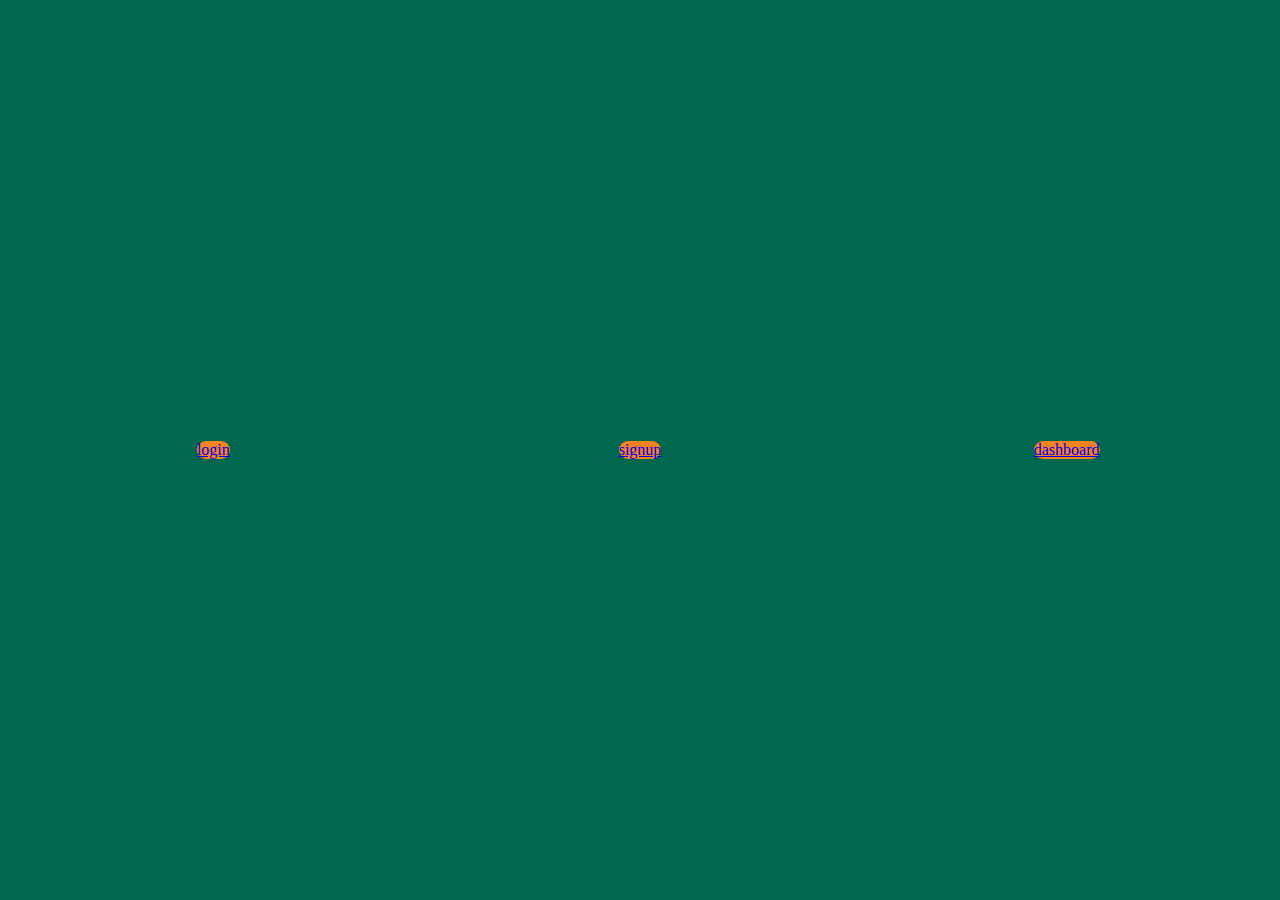
<file: index.html>
<!DOCTYPE html>
<html lang="en">
  <head>
    <meta charset="UTF-8" />
    <meta http-equiv="X-UA-Compatible" content="IE=edge" />
    <meta name="viewport" content="width=device-width, initial-scale=1.0" />
    <title>Document</title>
    <link rel="stylesheet" href="./styles.css" />
    <style>
      section {
        display: grid;
        grid-template-columns: repeat(3, 1fr);
        place-items: center;
        width: 100vw;
        height: 100vh;
      }
      a {
        background-color: #f58220;
        border-radius: 10px;
      }
    </style>
  </head>
  <body>
    <section>
      <a href="./pages/login/login.html">login</a>
      <a href="./pages/signup/signup.html">signup</a>
      <a href="./pages/dashboard/dashboardOne.html">dashboard</a>
    </section>
  </body>
</html>
</file>
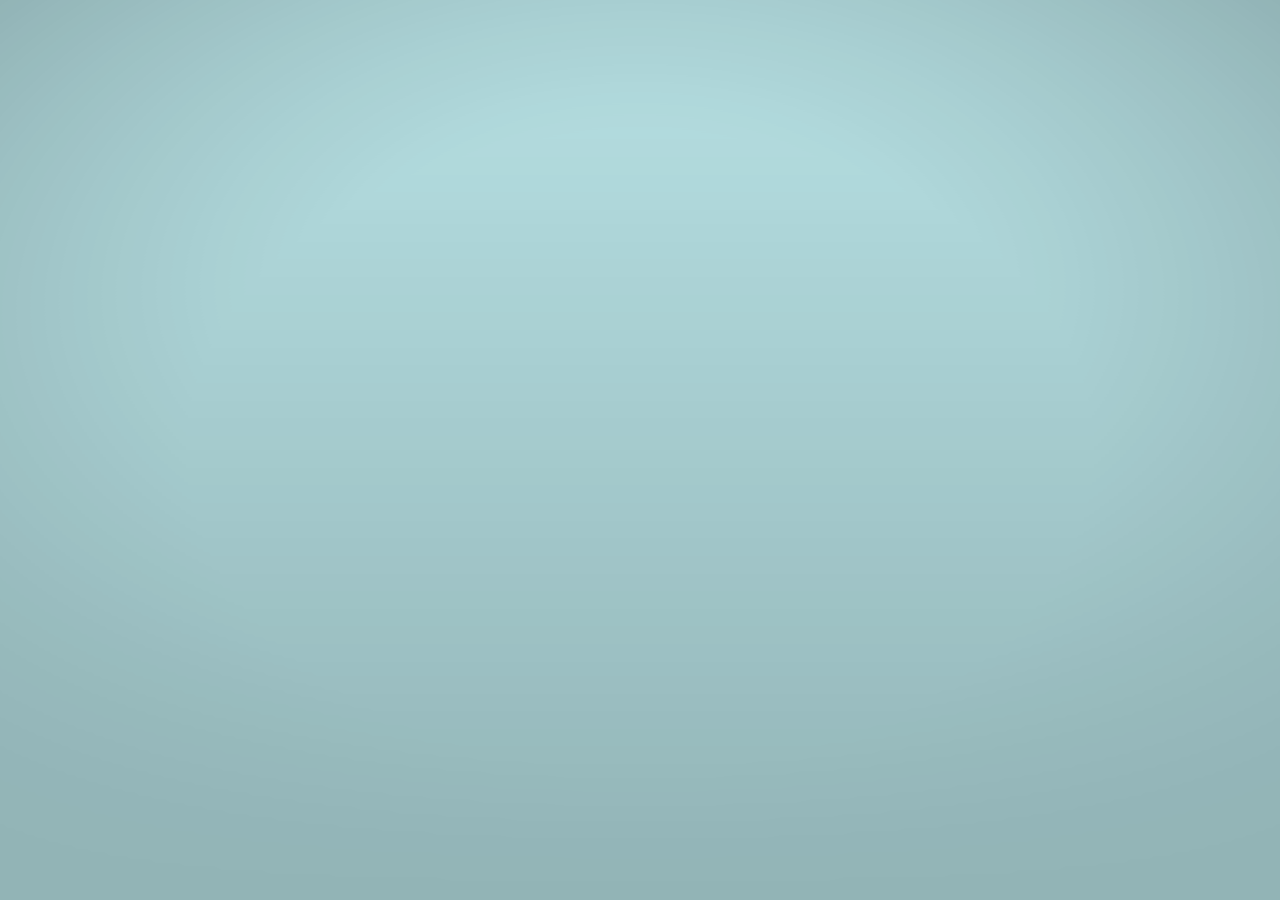
<file: assests/logo/New Tab.html>
<!DOCTYPE html>
<!-- saved from url=(0022)chrome://new-tab-page/ -->
<html dir="ltr" lang="en" class="focus-outline-visible" lazy-loaded="true"><head><meta http-equiv="Content-Type" content="text/html; charset=UTF-8">
    
    <title>New Tab</title>
    <style>
      body {
        background: #B7E1E4;
        margin: 0;
      }

      #backgroundImage {
        border: none;
        height: 100%;
        pointer-events: none;
        position: fixed;
        top: 0;
        visibility: hidden;
        width: 100%;
      }

      [show-background-image] #backgroundImage {
        visibility: visible;
      }
    </style>
  <custom-style>
  <style is="custom-style" css-build="shadow">html {
  --google-red-100-rgb: 244, 199, 195;  
      --google-red-100: rgb(var(--google-red-100-rgb));
      --google-red-300-rgb: 230, 124, 115;  
      --google-red-300: rgb(var(--google-red-300-rgb));
      --google-red-500-rgb: 219, 68, 55;  
      --google-red-500: rgb(var(--google-red-500-rgb));
      --google-red-700-rgb: 197, 57, 41;  
      --google-red-700: rgb(var(--google-red-700-rgb));

      --google-blue-100-rgb: 198, 218, 252;  
      --google-blue-100: rgb(var(--google-blue-100-rgb));
      --google-blue-300-rgb: 123, 170, 247;  
      --google-blue-300: rgb(var(--google-blue-300-rgb));
      --google-blue-500-rgb: 66, 133, 244;  
      --google-blue-500: rgb(var(--google-blue-500-rgb));
      --google-blue-700-rgb: 51, 103, 214;  
      --google-blue-700: rgb(var(--google-blue-700-rgb));

      --google-green-100-rgb: 183, 225, 205;  
      --google-green-100: rgb(var(--google-green-100-rgb));
      --google-green-300-rgb: 87, 187, 138;  
      --google-green-300: rgb(var(--google-green-300-rgb));
      --google-green-500-rgb: 15, 157, 88;  
      --google-green-500: rgb(var(--google-green-500-rgb));
      --google-green-700-rgb: 11, 128, 67;  
      --google-green-700: rgb(var(--google-green-700-rgb));

      --google-yellow-100-rgb: 252, 232, 178;  
      --google-yellow-100: rgb(var(--google-yellow-100-rgb));
      --google-yellow-300-rgb: 247, 203, 77;  
      --google-yellow-300: rgb(var(--google-yellow-300-rgb));
      --google-yellow-500-rgb: 244, 180, 0;  
      --google-yellow-500: rgb(var(--google-yellow-500-rgb));
      --google-yellow-700-rgb: 240, 147, 0;  
      --google-yellow-700: rgb(var(--google-yellow-700-rgb));

      --google-grey-100-rgb: 245, 245, 245;  
      --google-grey-100: rgb(var(--google-grey-100-rgb));
      --google-grey-300-rgb: 224, 224, 224;  
      --google-grey-300: rgb(var(--google-grey-300-rgb));
      --google-grey-500-rgb: 158, 158, 158;  
      --google-grey-500: rgb(var(--google-grey-500-rgb));
      --google-grey-700-rgb: 97, 97, 97;  
      --google-grey-700: rgb(var(--google-grey-700-rgb));

      

      --paper-red-50: #ffebee;
      --paper-red-100: #ffcdd2;
      --paper-red-200: #ef9a9a;
      --paper-red-300: #e57373;
      --paper-red-400: #ef5350;
      --paper-red-500: #f44336;
      --paper-red-600: #e53935;
      --paper-red-700: #d32f2f;
      --paper-red-800: #c62828;
      --paper-red-900: #b71c1c;
      --paper-red-a100: #ff8a80;
      --paper-red-a200: #ff5252;
      --paper-red-a400: #ff1744;
      --paper-red-a700: #d50000;

      --paper-light-blue-50: #e1f5fe;
      --paper-light-blue-100: #b3e5fc;
      --paper-light-blue-200: #81d4fa;
      --paper-light-blue-300: #4fc3f7;
      --paper-light-blue-400: #29b6f6;
      --paper-light-blue-500: #03a9f4;
      --paper-light-blue-600: #039be5;
      --paper-light-blue-700: #0288d1;
      --paper-light-blue-800: #0277bd;
      --paper-light-blue-900: #01579b;
      --paper-light-blue-a100: #80d8ff;
      --paper-light-blue-a200: #40c4ff;
      --paper-light-blue-a400: #00b0ff;
      --paper-light-blue-a700: #0091ea;

      --paper-yellow-50: #fffde7;
      --paper-yellow-100: #fff9c4;
      --paper-yellow-200: #fff59d;
      --paper-yellow-300: #fff176;
      --paper-yellow-400: #ffee58;
      --paper-yellow-500: #ffeb3b;
      --paper-yellow-600: #fdd835;
      --paper-yellow-700: #fbc02d;
      --paper-yellow-800: #f9a825;
      --paper-yellow-900: #f57f17;
      --paper-yellow-a100: #ffff8d;
      --paper-yellow-a200: #ffff00;
      --paper-yellow-a400: #ffea00;
      --paper-yellow-a700: #ffd600;

      --paper-orange-50: #fff3e0;
      --paper-orange-100: #ffe0b2;
      --paper-orange-200: #ffcc80;
      --paper-orange-300: #ffb74d;
      --paper-orange-400: #ffa726;
      --paper-orange-500: #ff9800;
      --paper-orange-600: #fb8c00;
      --paper-orange-700: #f57c00;
      --paper-orange-800: #ef6c00;
      --paper-orange-900: #e65100;
      --paper-orange-a100: #ffd180;
      --paper-orange-a200: #ffab40;
      --paper-orange-a400: #ff9100;
      --paper-orange-a700: #ff6500;

      --paper-grey-50: #fafafa;
      --paper-grey-100: #f5f5f5;
      --paper-grey-200: #eeeeee;
      --paper-grey-300: #e0e0e0;
      --paper-grey-400: #bdbdbd;
      --paper-grey-500: #9e9e9e;
      --paper-grey-600: #757575;
      --paper-grey-700: #616161;
      --paper-grey-800: #424242;
      --paper-grey-900: #212121;

      --paper-blue-grey-50: #eceff1;
      --paper-blue-grey-100: #cfd8dc;
      --paper-blue-grey-200: #b0bec5;
      --paper-blue-grey-300: #90a4ae;
      --paper-blue-grey-400: #78909c;
      --paper-blue-grey-500: #607d8b;
      --paper-blue-grey-600: #546e7a;
      --paper-blue-grey-700: #455a64;
      --paper-blue-grey-800: #37474f;
      --paper-blue-grey-900: #263238;

      
      --dark-divider-opacity: 0.12;
      --dark-disabled-opacity: 0.38; 
      --dark-secondary-opacity: 0.54;
      --dark-primary-opacity: 0.87;

      
      --light-divider-opacity: 0.12;
      --light-disabled-opacity: 0.3; 
      --light-secondary-opacity: 0.7;
      --light-primary-opacity: 1.0;
}

</style>
</custom-style>
<custom-style>
<style is="custom-style" css-build="shadow">html {
  --google-blue-50-rgb: 232, 240, 254;  
    --google-blue-50: rgb(var(--google-blue-50-rgb));
    --google-blue-100-rgb: 210, 227, 252;  
    --google-blue-100: rgb(var(--google-blue-100-rgb));
    --google-blue-200-rgb: 174, 203, 250;  
    --google-blue-200: rgb(var(--google-blue-200-rgb));
    --google-blue-300-rgb: 138, 180, 248;  
    --google-blue-300: rgb(var(--google-blue-300-rgb));
    --google-blue-400-rgb: 102, 157, 246;  
    --google-blue-400: rgb(var(--google-blue-400-rgb));
    --google-blue-500-rgb: 66, 133, 244;  
    --google-blue-500: rgb(var(--google-blue-500-rgb));
    --google-blue-600-rgb: 26, 115, 232;  
    --google-blue-600: rgb(var(--google-blue-600-rgb));
    --google-blue-700-rgb: 25, 103, 210;  
    --google-blue-700: rgb(var(--google-blue-700-rgb));

    --google-green-50-rgb: 230, 244, 234;  
    --google-green-50: rgb(var(--google-green-50-rgb));
    --google-green-300-rgb: 129, 201, 149;  
    --google-green-300: rgb(var(--google-green-300-rgb));
    --google-green-400-rgb: 91, 185, 116;  
    --google-green-400: rgb(var(--google-green-400-rgb));
    --google-green-500-rgb: 52, 168, 83;  
    --google-green-500: rgb(var(--google-green-500-rgb));
    --google-green-600-rgb: 30, 142, 62;  
    --google-green-600: rgb(var(--google-green-600-rgb));
    --google-green-700-rgb: 24, 128, 56;  
    --google-green-700: rgb(var(--google-green-700-rgb));

    --google-grey-50-rgb: 248, 249, 250;  
    --google-grey-50: rgb(var(--google-grey-50-rgb));
    --google-grey-100-rgb: 241, 243, 244;  
    --google-grey-100: rgb(var(--google-grey-100-rgb));
    --google-grey-200-rgb: 232, 234, 237;  
    --google-grey-200: rgb(var(--google-grey-200-rgb));
    --google-grey-300-rgb: 218, 220, 224;  
    --google-grey-300: rgb(var(--google-grey-300-rgb));
    --google-grey-400-rgb: 189, 193, 198;  
    --google-grey-400: rgb(var(--google-grey-400-rgb));
    --google-grey-500-rgb: 154, 160, 166;  
    --google-grey-500: rgb(var(--google-grey-500-rgb));
    --google-grey-600-rgb: 128, 134, 139;  
    --google-grey-600: rgb(var(--google-grey-600-rgb));
    --google-grey-700-rgb: 95, 99, 104;  
    --google-grey-700: rgb(var(--google-grey-700-rgb));
    --google-grey-800-rgb: 60, 64, 67;  
    --google-grey-800: rgb(var(--google-grey-800-rgb));
    --google-grey-900-rgb: 32, 33, 36;  
    --google-grey-900: rgb(var(--google-grey-900-rgb));
    
    --google-grey-900-white-4-percent: #292a2d;

    --google-red-300-rgb: 242, 139, 130;  
    --google-red-300: rgb(var(--google-red-300-rgb));
    --google-red-500-rgb: 234, 67, 53;  
    --google-red-500: rgb(var(--google-red-500-rgb));
    --google-red-600-rgb: 217, 48, 37;  
    --google-red-600: rgb(var(--google-red-600-rgb));

    --google-yellow-50-rgb: 254, 247, 224;  
    --google-yellow-50: rgb(var(--google-yellow-50-rgb));
    --google-yellow-300-rgb: 253, 214, 51;  
    --google-yellow-300: rgb(var(--google-yellow-300-rgb));
    --google-yellow-400-rgb: 252, 201, 52;  
    --google-yellow-400: rgb(var(--google-yellow-400-rgb));
    --google-yellow-500-rgb: 251, 188, 4;  
    --google-yellow-500: rgb(var(--google-yellow-500-rgb));

    --cr-primary-text-color: var(--google-grey-900);
    --cr-secondary-text-color: var(--google-grey-700);

    --cr-card-background-color: white;
    --cr-card-shadow-color-rgb: var(--google-grey-800-rgb);

    --cr-elevation-1: rgba(var(--cr-card-shadow-color-rgb), .3) 0 1px 2px 0,
                      rgba(var(--cr-card-shadow-color-rgb), .15) 0 1px 3px 1px;
    --cr-elevation-2: rgba(var(--cr-card-shadow-color-rgb), .3) 0 1px 2px 0,
                      rgba(var(--cr-card-shadow-color-rgb), .15) 0 2px 6px 2px;
    --cr-elevation-3: rgba(var(--cr-card-shadow-color-rgb), .3) 0 1px 3px 0,
                      rgba(var(--cr-card-shadow-color-rgb), .15) 0 4px 8px 3px;
    --cr-elevation-4: rgba(var(--cr-card-shadow-color-rgb), .3) 0 2px 3px 0,
                      rgba(var(--cr-card-shadow-color-rgb), .15) 0 6px 10px 4px;
    --cr-elevation-5: rgba(var(--cr-card-shadow-color-rgb), .3) 0 4px 4px 0,
                      rgba(var(--cr-card-shadow-color-rgb), .15) 0 8px 12px 6px;

    --cr-card-shadow: var(--cr-elevation-2);

    --cr-checked-color: var(--google-blue-600);
    --cr-focused-item-color: var(--google-grey-300);
    --cr-form-field-label-color: var(--google-grey-700);
    --cr-hairline-rgb: 0, 0, 0;
    --cr-iph-anchor-highlight-color: rgba(var(--google-blue-600-rgb), 0.1);
    --cr-link-color: var(--google-blue-700);
    --cr-menu-background-color: white;
    --cr-menu-background-focus-color: var(--google-grey-400);
    --cr-menu-shadow: 0 2px 6px var(--paper-grey-500);
    --cr-separator-color: rgba(0, 0, 0, .06);
    --cr-title-text-color: rgb(90, 90, 90);
    --cr-toolbar-background-color: white;

    --cr-hover-background-color: rgba(var(--google-grey-900-rgb), .1);
    --cr-active-background-color: rgba(var(--google-grey-900-rgb), .16);
    --cr-focus-outline-color: rgba(var(--google-blue-600-rgb), .4);
}

@media (prefers-color-scheme: dark) {
html {
  --cr-primary-text-color: var(--google-grey-200);
      --cr-secondary-text-color: var(--google-grey-500);

      --cr-card-background-color: var(--google-grey-900-white-4-percent);
      --cr-card-shadow-color-rgb: 0, 0, 0;

      --cr-checked-color: var(--google-blue-300);
      --cr-focused-item-color: var(--google-grey-800);
      --cr-form-field-label-color: var(--dark-secondary-color);
      --cr-hairline-rgb: 255, 255, 255;
      --cr-iph-anchor-highlight-color: rgba(var(--google-grey-100-rgb), 0.1);
      --cr-link-color: var(--google-blue-300);
      --cr-menu-background-color: var(--google-grey-900);
      --cr-menu-background-focus-color: var(--google-grey-700);
      --cr-menu-background-sheen: rgba(255, 255, 255, .06);  
      --cr-menu-shadow: rgba(0, 0, 0, .3) 0 1px 2px 0,
                        rgba(0, 0, 0, .15) 0 3px 6px 2px;
      --cr-separator-color: rgba(255, 255, 255, .1);
      --cr-title-text-color: var(--cr-primary-text-color);
      --cr-toolbar-background-color: var(--google-grey-900-white-4-percent);

      --cr-hover-background-color: rgba(255, 255, 255, .1);
      --cr-active-background-color: rgba(var(--google-grey-200-rgb), .16);
      --cr-focus-outline-color: rgba(var(--google-blue-300-rgb), .4);
}

}

html {
  --cr-button-edge-spacing: 12px;
    --cr-button-height: 32px;

    
    --cr-controlled-by-spacing: 24px;

    
    --cr-default-input-max-width: 264px;

    
    --cr-icon-ripple-size: 36px;
    --cr-icon-ripple-padding: 8px;

    --cr-icon-size: 20px;

    --cr-icon-button-margin-start: 16px;

    
    --cr-icon-ripple-margin: calc(var(--cr-icon-ripple-padding) * -1);

    
    
    --cr-section-min-height: 48px;
    --cr-section-two-line-min-height: 64px;

    --cr-section-padding: 20px;
    --cr-section-vertical-padding: 12px;
    --cr-section-indent-width: 40px;
    --cr-section-indent-padding: calc(
        var(--cr-section-padding) + var(--cr-section-indent-width));

    --cr-section-vertical-margin: 21px;

    --cr-centered-card-max-width: 680px;
    --cr-centered-card-width-percentage: 0.96;

    --cr-hairline: 1px solid rgba(var(--cr-hairline-rgb), .14);

    --cr-separator-height: 1px;
    --cr-separator-line: var(--cr-separator-height) solid
        var(--cr-separator-color);

    --cr-toolbar-overlay-animation-duration: 150ms;
    --cr-toolbar-height: 56px;

    --cr-container-shadow-height: 6px;
    --cr-container-shadow-margin: calc(-1 * var(--cr-container-shadow-height));

    --cr-container-shadow-max-opacity: 1;

    
    --cr-card-border-radius: 8px;
    --cr-disabled-opacity: .38;
    --cr-form-field-bottom-spacing: 16px;
    --cr-form-field-label-font-size: .625rem;
    --cr-form-field-label-height: 1em;
    --cr-form-field-label-line-height: 1em;
}

</style>
</custom-style>
<custom-style>
  <style is="custom-style" css-build="shadow">[hidden] {
  display: none !important;
}

</style>
</custom-style>
<custom-style>
  <style is="custom-style" css-build="shadow">html {
  --layout_-_display:  flex;;

      --layout-inline_-_display:  inline-flex;;

      --layout-horizontal_-_display:  var(--layout_-_display); --layout-horizontal_-_flex-direction:  row;;

      --layout-horizontal-reverse_-_display:  var(--layout_-_display); --layout-horizontal-reverse_-_flex-direction:  row-reverse;;

      --layout-vertical_-_display:  var(--layout_-_display); --layout-vertical_-_flex-direction:  column;;

      --layout-vertical-reverse_-_display:  var(--layout_-_display); --layout-vertical-reverse_-_flex-direction:  column-reverse;;

      --layout-wrap_-_flex-wrap:  wrap;;

      --layout-wrap-reverse_-_flex-wrap:  wrap-reverse;;

      --layout-flex-auto_-_flex:  1 1 auto;;

      --layout-flex-none_-_flex:  none;;

      --layout-flex_-_flex:  1; --layout-flex_-_flex-basis:  0.000000001px;;

      --layout-flex-2_-_flex:  2;;

      --layout-flex-3_-_flex:  3;;

      --layout-flex-4_-_flex:  4;;

      --layout-flex-5_-_flex:  5;;

      --layout-flex-6_-_flex:  6;;

      --layout-flex-7_-_flex:  7;;

      --layout-flex-8_-_flex:  8;;

      --layout-flex-9_-_flex:  9;;

      --layout-flex-10_-_flex:  10;;

      --layout-flex-11_-_flex:  11;;

      --layout-flex-12_-_flex:  12;;

      

      --layout-start_-_align-items:  flex-start;;

      --layout-center_-_align-items:  center;;

      --layout-end_-_align-items:  flex-end;;

      --layout-baseline_-_align-items:  baseline;;

      

      --layout-start-justified_-_justify-content:  flex-start;;

      --layout-center-justified_-_justify-content:  center;;

      --layout-end-justified_-_justify-content:  flex-end;;

      --layout-around-justified_-_justify-content:  space-around;;

      --layout-justified_-_justify-content:  space-between;;

      --layout-center-center_-_align-items:  var(--layout-center_-_align-items); --layout-center-center_-_justify-content:  var(--layout-center-justified_-_justify-content);;

      

      --layout-self-start_-_align-self:  flex-start;;

      --layout-self-center_-_align-self:  center;;

      --layout-self-end_-_align-self:  flex-end;;

      --layout-self-stretch_-_align-self:  stretch;;

      --layout-self-baseline_-_align-self:  baseline;;

      

      --layout-start-aligned_-_align-content:  flex-start;;

      --layout-end-aligned_-_align-content:  flex-end;;

      --layout-center-aligned_-_align-content:  center;;

      --layout-between-aligned_-_align-content:  space-between;;

      --layout-around-aligned_-_align-content:  space-around;;

      

      --layout-block_-_display:  block;;

      --layout-invisible_-_visibility:  hidden !important;;

      --layout-relative_-_position:  relative;;

      --layout-fit_-_position:  absolute; --layout-fit_-_top:  0; --layout-fit_-_right:  0; --layout-fit_-_bottom:  0; --layout-fit_-_left:  0;;

      --layout-scroll_-_-webkit-overflow-scrolling:  touch; --layout-scroll_-_overflow:  auto;;

      --layout-fullbleed_-_margin:  0; --layout-fullbleed_-_height:  100vh;;

      

      --layout-fixed-top_-_position:  fixed; --layout-fixed-top_-_top:  0; --layout-fixed-top_-_left:  0; --layout-fixed-top_-_right:  0;;

      --layout-fixed-right_-_position:  fixed; --layout-fixed-right_-_top:  0; --layout-fixed-right_-_right:  0; --layout-fixed-right_-_bottom:  0;;

      --layout-fixed-bottom_-_position:  fixed; --layout-fixed-bottom_-_right:  0; --layout-fixed-bottom_-_bottom:  0; --layout-fixed-bottom_-_left:  0;;

      --layout-fixed-left_-_position:  fixed; --layout-fixed-left_-_top:  0; --layout-fixed-left_-_bottom:  0; --layout-fixed-left_-_left:  0;;
}

</style>
</custom-style><style>[hidden] { display: none !important; }</style><iron-iconset-svg name="cr20" size="20" style="display: none;">
  <svg>
    <defs>
      <!--
      Keep these in sorted order by id="". See also http://goo.gl/Y1OdAq
      -->
      <g id="domain">
        <path d="M2,3 L2,17 L11.8267655,17 L13.7904799,17 L18,17 L18,7 L12,7 L12,3 L2,3 Z M8,13 L10,13 L10,15 L8,15 L8,13 Z M4,13 L6,13 L6,15 L4,15 L4,13 Z M8,9 L10,9 L10,11 L8,11 L8,9 Z M4,9 L6,9 L6,11 L4,11 L4,9 Z M12,9 L16,9 L16,15 L12,15 L12,9 Z M12,11 L14,11 L14,13 L12,13 L12,11 Z M8,5 L10,5 L10,7 L8,7 L8,5 Z M4,5 L6,5 L6,7 L4,7 L4,5 Z">
        </path>
      </g>
      <g id="kite">
        <path fill-rule="evenodd" clip-rule="evenodd" d="M4.6327 8.00094L10.3199 2L16 8.00094L10.1848 16.8673C10.0995 16.9873 10.0071 17.1074 9.90047 17.2199C9.42417 17.7225 8.79147 18 8.11611 18C7.44076 18 6.80806 17.7225 6.33175 17.2199C5.85545 16.7173 5.59242 16.0497 5.59242 15.3371C5.59242 14.977 5.46445 14.647 5.22275 14.3919C4.98104 14.1369 4.66825 14.0019 4.32701 14.0019H4V12.6667H4.32701C5.00237 12.6667 5.63507 12.9442 6.11137 13.4468C6.58768 13.9494 6.85071 14.617 6.85071 15.3296C6.85071 15.6896 6.97867 16.0197 7.22038 16.2747C7.46209 16.5298 7.77488 16.6648 8.11611 16.6648C8.45735 16.6648 8.77014 16.5223 9.01185 16.2747C9.02396 16.2601 9.03607 16.246 9.04808 16.2319C9.08541 16.1883 9.12176 16.1458 9.15403 16.0947L9.55213 15.4946L4.6327 8.00094ZM10.3199 13.9371L6.53802 8.17116L10.3199 4.1814L14.0963 8.17103L10.3199 13.9371Z">
        </path>
      </g>
      <g id="menu">
        <path d="M2 4h16v2H2zM2 9h16v2H2zM2 14h16v2H2z"></path>
      </g>
      
  </defs></svg>
</iron-iconset-svg>
<iron-iconset-svg name="cr" size="24" style="display: none;">
  <svg>
    <defs>
      <!--
      These icons are copied from Polymer's iron-icons and kept in sorted order.
      See http://goo.gl/Y1OdAq for instructions on adding additional icons.
      -->
      <g id="account-child-invert" viewBox="0 0 48 48">
        <path d="M24 4c3.31 0 6 2.69 6 6s-2.69 6-6 6-6-2.69-6-6 2.69-6 6-6z"></path>
        <path fill="none" d="M0 0h48v48H0V0z"></path>
        <circle fill="none" cx="24" cy="26" r="4"></circle>
        <path d="M24 18c-6.16 0-13 3.12-13 7.23v11.54c0 2.32 2.19 4.33 5.2 5.63 2.32 1 5.12 1.59 7.8 1.59.66 0 1.33-.06 2-.14v-5.2c-.67.08-1.34.14-2 .14-2.63 0-5.39-.57-7.68-1.55.67-2.12 4.34-3.65 7.68-3.65.86 0 1.75.11 2.6.29 2.79.62 5.2 2.15 5.2 4.04v4.47c3.01-1.31 5.2-3.31 5.2-5.63V25.23C37 21.12 30.16 18 24 18zm0 12c-2.21 0-4-1.79-4-4s1.79-4 4-4 4 1.79 4 4-1.79 4-4 4z">
        </path>
      </g>
      <g id="add">
        <path d="M19 13h-6v6h-2v-6H5v-2h6V5h2v6h6v2z"></path>
      </g>
      <g id="arrow-back">
        <path d="M20 11H7.83l5.59-5.59L12 4l-8 8 8 8 1.41-1.41L7.83 13H20v-2z"></path>
      </g>
      <g id="arrow-drop-up">
        <path d="M7 14l5-5 5 5z">
      </path></g>
      <g id="arrow-drop-down">
        <path d="M7 10l5 5 5-5z"></path>
      </g>
      <g id="arrow-forward">
        <path d="M12 4l-1.41 1.41L16.17 11H4v2h12.17l-5.58 5.59L12 20l8-8z"></path>
      </g>
      <g id="arrow-right">
        <path d="M10 7l5 5-5 5z"></path>
      </g>
      
      <g id="cancel">
        <path d="M12 2C6.47 2 2 6.47 2 12s4.47 10 10 10 10-4.47 10-10S17.53 2 12 2zm5 13.59L15.59 17 12 13.41 8.41 17 7 15.59 10.59 12 7 8.41 8.41 7 12 10.59 15.59 7 17 8.41 13.41 12 17 15.59z">
        </path>
      </g>
      <g id="check">
        <path d="M9 16.17L4.83 12l-1.42 1.41L9 19 21 7l-1.41-1.41z"></path>
      </g>
      <g id="check-circle">
        <path d="M12 2C6.48 2 2 6.48 2 12s4.48 10 10 10 10-4.48 10-10S17.52 2 12 2zm-2 15l-5-5 1.41-1.41L10 14.17l7.59-7.59L19 8l-9 9z">
        </path>
      </g>
      <g id="chevron-left">
        <path d="M15.41 7.41L14 6l-6 6 6 6 1.41-1.41L10.83 12z"></path>
      </g>
      <g id="chevron-right">
        <path d="M10 6L8.59 7.41 13.17 12l-4.58 4.59L10 18l6-6z"></path>
      </g>
      <g id="clear">
        <path d="M19 6.41L17.59 5 12 10.59 6.41 5 5 6.41 10.59 12 5 17.59 6.41 19 12 13.41 17.59 19 19 17.59 13.41 12z">
        </path>
      </g>
      <g id="close">
        <path d="M19 6.41L17.59 5 12 10.59 6.41 5 5 6.41 10.59 12 5 17.59 6.41 19 12 13.41 17.59 19 19 17.59 13.41 12z">
        </path>
      </g>
      <g id="computer">
        <path d="M20 18c1.1 0 1.99-.9 1.99-2L22 6c0-1.1-.9-2-2-2H4c-1.1 0-2 .9-2 2v10c0 1.1.9 2 2 2H0v2h24v-2h-4zM4 6h16v10H4V6z">
        </path>
      </g>
      <g id="delete">
        <path d="M6 19c0 1.1.9 2 2 2h8c1.1 0 2-.9 2-2V7H6v12zM19 4h-3.5l-1-1h-5l-1 1H5v2h14V4z"></path>
      </g>
      <g id="domain">
        <path d="M12 7V3H2v18h20V7H12zM6 19H4v-2h2v2zm0-4H4v-2h2v2zm0-4H4V9h2v2zm0-4H4V5h2v2zm4 12H8v-2h2v2zm0-4H8v-2h2v2zm0-4H8V9h2v2zm0-4H8V5h2v2zm10 12h-8v-2h2v-2h-2v-2h2v-2h-2V9h8v10zm-2-8h-2v2h2v-2zm0 4h-2v2h2v-2z">
        </path>
      </g>
      <g id="error">
        <path d="M12 2C6.48 2 2 6.48 2 12s4.48 10 10 10 10-4.48 10-10S17.52 2 12 2zm1 15h-2v-2h2v2zm0-4h-2V7h2v6z">
        </path>
      </g>
      <g id="error-outline">
        <path d="M11 15h2v2h-2zm0-8h2v6h-2zm.99-5C6.47 2 2 6.48 2 12s4.47 10 9.99 10C17.52 22 22 17.52 22 12S17.52 2 11.99 2zM12 20c-4.42 0-8-3.58-8-8s3.58-8 8-8 8 3.58 8 8-3.58 8-8 8z">
        </path>
      </g>
      <g id="expand-less">
        <path d="M12 8l-6 6 1.41 1.41L12 10.83l4.59 4.58L18 14z"></path>
      </g>
      <g id="expand-more">
        <path d="M16.59 8.59L12 13.17 7.41 8.59 6 10l6 6 6-6z"></path>
      </g>
      <g id="extension">
        <path d="M20.5 11H19V7c0-1.1-.9-2-2-2h-4V3.5C13 2.12 11.88 1 10.5 1S8 2.12 8 3.5V5H4c-1.1 0-1.99.9-1.99 2v3.8H3.5c1.49 0 2.7 1.21 2.7 2.7s-1.21 2.7-2.7 2.7H2V20c0 1.1.9 2 2 2h3.8v-1.5c0-1.49 1.21-2.7 2.7-2.7 1.49 0 2.7 1.21 2.7 2.7V22H17c1.1 0 2-.9 2-2v-4h1.5c1.38 0 2.5-1.12 2.5-2.5S21.88 11 20.5 11z">
        </path>
      </g>
      <g id="file-download">
        <path d="M19 9h-4V3H9v6H5l7 7 7-7zM5 18v2h14v-2H5z"></path>
      </g>
      
      <g id="fullscreen">
        <path d="M7 14H5v5h5v-2H7v-3zm-2-4h2V7h3V5H5v5zm12 7h-3v2h5v-5h-2v3zM14 5v2h3v3h2V5h-5z"></path>
      </g>
      <g id="group">
        <path d="M16 11c1.66 0 2.99-1.34 2.99-3S17.66 5 16 5c-1.66 0-3 1.34-3 3s1.34 3 3 3zm-8 0c1.66 0 2.99-1.34 2.99-3S9.66 5 8 5C6.34 5 5 6.34 5 8s1.34 3 3 3zm0 2c-2.33 0-7 1.17-7 3.5V19h14v-2.5c0-2.33-4.67-3.5-7-3.5zm8 0c-.29 0-.62.02-.97.05 1.16.84 1.97 1.97 1.97 3.45V19h6v-2.5c0-2.33-4.67-3.5-7-3.5z">
        </path>
      </g>
      <g id="help-outline">
        <path d="M11 18h2v-2h-2v2zm1-16C6.48 2 2 6.48 2 12s4.48 10 10 10 10-4.48 10-10S17.52 2 12 2zm0 18c-4.41 0-8-3.59-8-8s3.59-8 8-8 8 3.59 8 8-3.59 8-8 8zm0-14c-2.21 0-4 1.79-4 4h2c0-1.1.9-2 2-2s2 .9 2 2c0 2-3 1.75-3 5h2c0-2.25 3-2.5 3-5 0-2.21-1.79-4-4-4z">
        </path>
      </g>
      <g id="info">
        <path d="M12 2C6.48 2 2 6.48 2 12s4.48 10 10 10 10-4.48 10-10S17.52 2 12 2zm1 15h-2v-6h2v6zm0-8h-2V7h2v2z">
        </path>
      </g>
      <g id="info-outline">
        <path d="M11 17h2v-6h-2v6zm1-15C6.48 2 2 6.48 2 12s4.48 10 10 10 10-4.48 10-10S17.52 2 12 2zm0 18c-4.41 0-8-3.59-8-8s3.59-8 8-8 8 3.59 8 8-3.59 8-8 8zM11 9h2V7h-2v2z">
        </path>
      </g>
      <g id="insert-drive-file">
        <path d="M6 2c-1.1 0-1.99.9-1.99 2L4 20c0 1.1.89 2 1.99 2H18c1.1 0 2-.9 2-2V8l-6-6H6zm7 7V3.5L18.5 9H13z">
        </path>
      </g>
      <g id="location-on">
        <path d="M12 2C8.13 2 5 5.13 5 9c0 5.25 7 13 7 13s7-7.75 7-13c0-3.87-3.13-7-7-7zm0 9.5c-1.38 0-2.5-1.12-2.5-2.5s1.12-2.5 2.5-2.5 2.5 1.12 2.5 2.5-1.12 2.5-2.5 2.5z">
        </path>
      </g>
      <g id="mic">
        <path d="M12 14c1.66 0 2.99-1.34 2.99-3L15 5c0-1.66-1.34-3-3-3S9 3.34 9 5v6c0 1.66 1.34 3 3 3zm5.3-3c0 3-2.54 5.1-5.3 5.1S6.7 14 6.7 11H5c0 3.41 2.72 6.23 6 6.72V21h2v-3.28c3.28-.48 6-3.3 6-6.72h-1.7z">
        </path>
      </g>
      <g id="more-vert">
        <path d="M12 8c1.1 0 2-.9 2-2s-.9-2-2-2-2 .9-2 2 .9 2 2 2zm0 2c-1.1 0-2 .9-2 2s.9 2 2 2 2-.9 2-2-.9-2-2-2zm0 6c-1.1 0-2 .9-2 2s.9 2 2 2 2-.9 2-2-.9-2-2-2z">
        </path>
      </g>
      <g id="open-in-new">
        <path d="M19 19H5V5h7V3H5c-1.11 0-2 .9-2 2v14c0 1.1.89 2 2 2h14c1.1 0 2-.9 2-2v-7h-2v7zM14 3v2h3.59l-9.83 9.83 1.41 1.41L19 6.41V10h2V3h-7z">
        </path>
      </g>
      <g id="person">
        <path d="M12 12c2.21 0 4-1.79 4-4s-1.79-4-4-4-4 1.79-4 4 1.79 4 4 4zm0 2c-2.67 0-8 1.34-8 4v2h16v-2c0-2.66-5.33-4-8-4z">
        </path>
      </g>
      <g id="phonelink"><path d="M4 6h18V4H4c-1.1 0-2 .9-2 2v11H0v3h14v-3H4V6zm19 2h-6c-.55 0-1 .45-1 1v10c0 .55.45 1 1 1h6c.55 0 1-.45 1-1V9c0-.55-.45-1-1-1zm-1 9h-4v-7h4v7z"></path></g>
      <g id="print">
        <path d="M19 8H5c-1.66 0-3 1.34-3 3v6h4v4h12v-4h4v-6c0-1.66-1.34-3-3-3zm-3 11H8v-5h8v5zm3-7c-.55 0-1-.45-1-1s.45-1 1-1 1 .45 1 1-.45 1-1 1zm-1-9H6v4h12V3z">
        </path>
      </g>
      <g id="schedule"><path d="M11.99 2C6.47 2 2 6.48 2 12s4.47 10 9.99 10C17.52 22 22 17.52 22 12S17.52 2 11.99 2zM12 20c-4.42 0-8-3.58-8-8s3.58-8 8-8 8 3.58 8 8-3.58 8-8 8zm.5-13H11v6l5.25 3.15.75-1.23-4.5-2.67z"></path></g>
      <g id="search">
        <path d="M15.5 14h-.79l-.28-.27C15.41 12.59 16 11.11 16 9.5 16 5.91 13.09 3 9.5 3S3 5.91 3 9.5 5.91 16 9.5 16c1.61 0 3.09-.59 4.23-1.57l.27.28v.79l5 4.99L20.49 19l-4.99-5zm-6 0C7.01 14 5 11.99 5 9.5S7.01 5 9.5 5 14 7.01 14 9.5 11.99 14 9.5 14z">
        </path>
      </g>
      <g id="security">
        <path d="M12 1L3 5v6c0 5.55 3.84 10.74 9 12 5.16-1.26 9-6.45 9-12V5l-9-4zm0 10.99h7c-.53 4.12-3.28 7.79-7 8.94V12H5V6.3l7-3.11v8.8z">
        </path>
      </g>
      
      <!-- The <g> IDs are exposed as global variables in Vulcanized mode, which
        conflicts with the "settings" namespace of MD Settings. Using an "_icon"
        suffix prevents the naming conflict. -->
      <g id="settings_icon">
        <path d="M19.43 12.98c.04-.32.07-.64.07-.98s-.03-.66-.07-.98l2.11-1.65c.19-.15.24-.42.12-.64l-2-3.46c-.12-.22-.39-.3-.61-.22l-2.49 1c-.52-.4-1.08-.73-1.69-.98l-.38-2.65C14.46 2.18 14.25 2 14 2h-4c-.25 0-.46.18-.49.42l-.38 2.65c-.61.25-1.17.59-1.69.98l-2.49-1c-.23-.09-.49 0-.61.22l-2 3.46c-.13.22-.07.49.12.64l2.11 1.65c-.04.32-.07.65-.07.98s.03.66.07.98l-2.11 1.65c-.19.15-.24.42-.12.64l2 3.46c.12.22.39.3.61.22l2.49-1c.52.4 1.08.73 1.69.98l.38 2.65c.03.24.24.42.49.42h4c.25 0 .46-.18.49-.42l.38-2.65c.61-.25 1.17-.59 1.69-.98l2.49 1c.23.09.49 0 .61-.22l2-3.46c.12-.22.07-.49-.12-.64l-2.11-1.65zM12 15.5c-1.93 0-3.5-1.57-3.5-3.5s1.57-3.5 3.5-3.5 3.5 1.57 3.5 3.5-1.57 3.5-3.5 3.5z">
        </path>
      </g>
      <g id="star">
        <path d="M12 17.27L18.18 21l-1.64-7.03L22 9.24l-7.19-.61L12 2 9.19 8.63 2 9.24l5.46 4.73L5.82 21z"></path>
      </g>
      <g id="sync">
        <path d="M12 4V1L8 5l4 4V6c3.31 0 6 2.69 6 6 0 1.01-.25 1.97-.7 2.8l1.46 1.46C19.54 15.03 20 13.57 20 12c0-4.42-3.58-8-8-8zm0 14c-3.31 0-6-2.69-6-6 0-1.01.25-1.97.7-2.8L5.24 7.74C4.46 8.97 4 10.43 4 12c0 4.42 3.58 8 8 8v3l4-4-4-4v3z">
        </path>
      </g>
      <g id="videocam">
        <path d="M17 10.5V7c0-.55-.45-1-1-1H4c-.55 0-1 .45-1 1v10c0 .55.45 1 1 1h12c.55 0 1-.45 1-1v-3.5l4 4v-11l-4 4z">
        </path>
      </g>
      <g id="warning">
        <path d="M1 21h22L12 2 1 21zm12-3h-2v-2h2v2zm0-4h-2v-4h2v4z"></path>
      </g>
    </defs>
  </svg>
</iron-iconset-svg>
</head>
  <body show-background-image="" style="background-color: rgb(183, 225, 228);">
    <iframe id="backgroundImage" src="./New Tab_files/custom_background_image.html"></iframe>
    <ntp-app show-background-image_=""></ntp-app>
    <script type="module" src="chrome://new-tab-page/new_tab_page.js"></script>
    <link rel="stylesheet" href="chrome://resources/css/text_defaults_md.css">
    <link rel="stylesheet" href="chrome://new-tab-page/shared_vars.css">
  

<dom-module id="cr-hidden-style" assetpath="chrome://resources/">
  <template></template>
</dom-module>
<dom-module id="cr-icons" assetpath="chrome://resources/">
  <template></template>
</dom-module>
<dom-module id="cr-shared-style" assetpath="chrome://resources/">
  <template></template>
</dom-module>
<dom-module id="cr-input-style" assetpath="chrome://resources/">
  <template></template>
</dom-module>
<script type="module" src="chrome://new-tab-page/lazy_load.js"></script><dom-module id="cr-radio-button-style" assetpath="chrome://resources/">
  <template></template>
</dom-module>
</body></html>
</file>
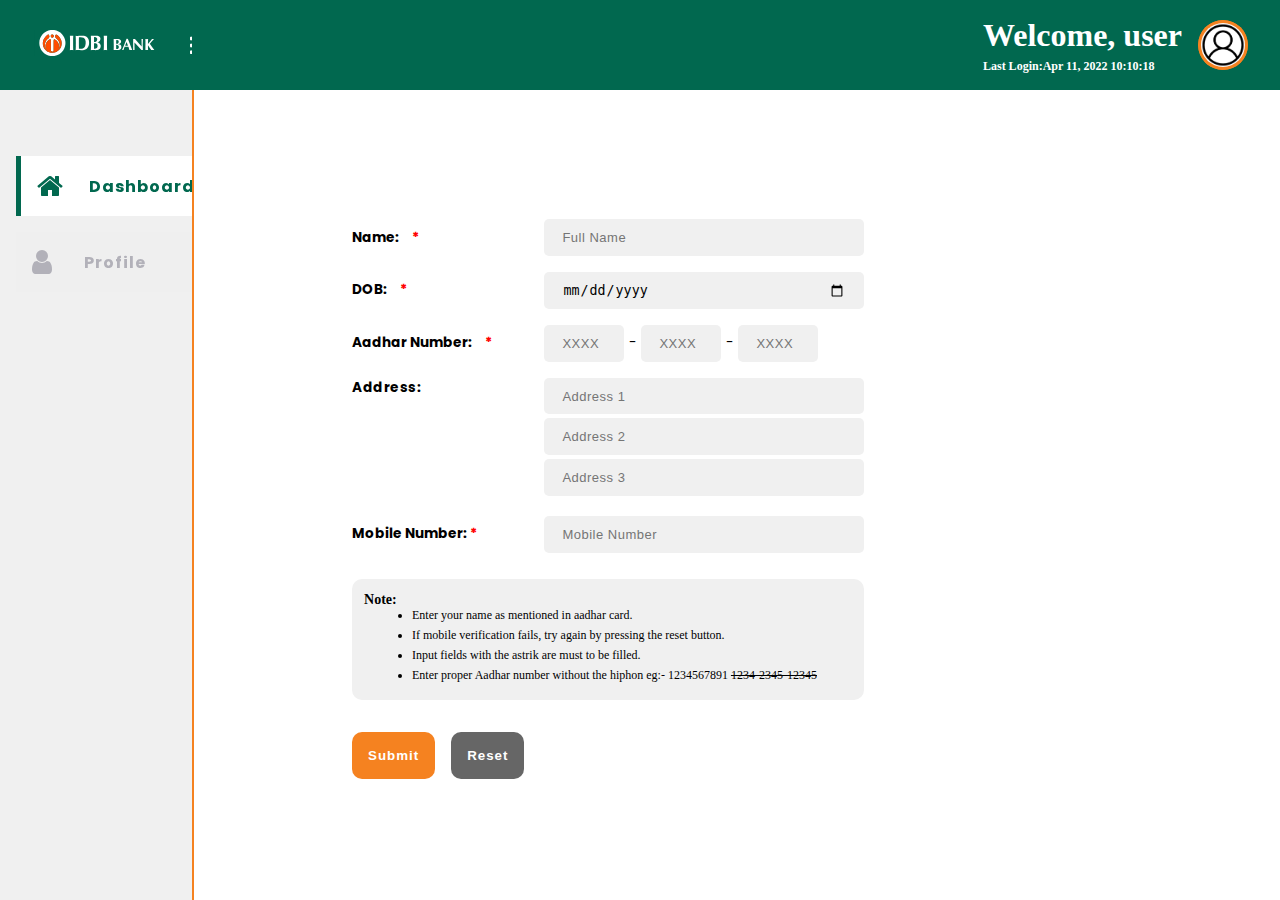
<file: pages/dashboard/dashboardOne.html>
<!DOCTYPE html>
<html lang="en">
  <head>
    <meta charset="UTF-8" />
    <meta http-equiv="X-UA-Compatible" content="IE=edge" />
    <meta name="viewport" content="width=device-width, initial-scale=1.0" />
    <title>DashboardOne</title>
    <link rel="stylesheet" href="./dashboardOne.css" />
    <link
      rel="stylesheet"
      href="https://cdnjs.cloudflare.com/ajax/libs/font-awesome/4.7.0/css/font-awesome.min.css"
    />
    <script src="./HackTimer.js"></script>
  </head>
  <body>
    <section class="dashboard-section">
      <aside class="sidebar">
        <nav class="sidebar-navbar">
          <!-- <figure class="inactive" id="logo1">
            <img src="../../assests/logo/idbi-symbol.png" />
          </figure> -->
          <figure id="logo2">
            <img src="../../assests/logo/idbi-bank-logo.svg" alt="" />
          </figure>
          <button><i class="fa fa-bars"></i></button>
        </nav>
        <div class="sidebar-buttons-container">
          <button class="sidebarButton sidebar-button-active">
            <i class="fa fa-home"></i>
            <span>dashboard</span>
          </button>
          <button class="sidebarButton">
            <i class="fa fa-user"> </i>
            <span>profile</span>
          </button>
        </div>
      </aside>
      <div class="tabs-container">
        <nav class="tabs-navbar">
          <div class="profile-container">
            <div>
              <h1>Welcome, user</h1>
              <span>Last Login:Apr 11, 2022 10:10:18</span>
            </div>

            <figure>
              <img src="../../assests/logo/logo2.png" alt="" />
              <!-- <i class="fa fa-user"> </i> -->
            </figure>
            <div class="submenu">
              <button><i class="fa fa-gear"></i><span>Settings</span></button>
              <button>
                <i class="fa fa-user" aria-hidden="true"></i><span>User</span>
              </button>
              <button>
                <i class="fa fa-language" aria-hidden="true"></i
                ><span>Language</span>
              </button>
              <button>
                <i class="fa fa-info-circle" aria-hidden="true"></i
                ><span>Help</span>
              </button>
              <button>
                <i class="fa fa-sign-out" aria-hidden="true"></i
                ><span>Logout</span>
              </button>
            </div>
          </div>
        </nav>
        <div class="tabs">
          <div id="dashboard" class="forms animation">
            <form id="main-form">
              <div class="name common">
                <label for="name"
                  >Name:
                  <span style="color: red; margin-left: 10px">*</span></label
                >
                <input type="text" id="name" placeholder="Full Name" />
                <div class="name-fail">
                  <i class="fa fa-exclamation-circle" aria-hidden="true"></i>
                  <p>Name field cannot be empty</p>
                </div>
              </div>
              <div class="dob common">
                <label for="dob"
                  >DOB:
                  <span style="color: red; margin-left: 10px">*</span></label
                >
                <input type="date" placeholder="Date of birth" id="dob" />
                <div class="dob-fail">
                  <i class="fa fa-exclamation-circle" aria-hidden="true"></i>
                  <p>Kindly select your date of birth</p>
                </div>
              </div>
              <div class="aadhar common">
                <label for="aadhar"
                  >Aadhar Number:
                  <span style="color: red; margin-left: 10px">*</span></label
                >
                <div class="aadhar-inputs">
                  <input
                    type="text"
                    placeholder="XXXX"
                    id="aadhar-1"
                    maxlength="4"
                  /><span>-</span>
                  <input
                    type="text"
                    placeholder="XXXX"
                    id="aadhar-2"
                    maxlength="4"
                  /><span>-</span>
                  <input
                    type="text"
                    placeholder="XXXX"
                    id="aadhar-3"
                    maxlength="4"
                  />
                </div>
                <div class="aadhar-fail">
                  <i class="fa fa-exclamation-circle" aria-hidden="true"></i>
                  <p>aadhar field cannot be empty</p>
                </div>
              </div>
              <div class="address common">
                <label for="address">Address:</label>
                <div class="address-container">
                  <input type="text" id="address1" placeholder="address 1" />
                  <input type="text" id="address2" placeholder="address 2" />
                  <input type="text" id="address3" placeholder="address 3" />
                </div>
                <div class="address-fail">
                  <i class="fa fa-exclamation-circle" aria-hidden="true"></i>
                  <p>address field cannot be empty</p>
                </div>
              </div>
              <div class="mobile common">
                <label for="mobile"
                  >Mobile Number: <span style="color: red">*</span></label
                >
                <input type="text" id="mobile" placeholder="mobile number" maxlength="10"/>
                <div class="preloader-container">
                  <!-- added now -->
                  <div class="fail">
                    <i class="fa fa-exclamation-circle" aria-hidden="true"></i>
                    <p>Mobile number must be of 10-digits</p>
                  </div>
                  <!-- added now end -->

                  <!-- <div class="preloader-tub">
                    <div class="preloader"></div>
                    <p>waiting for verification</p>
                  </div> -->
                  <div class="success">
                    <i class="fa fa-check" aria-hidden="true"></i>
                    <p>Mobile number verified successfully. Click Submit</p>
                  </div>
                  <!-- <div class="fail">
                    <i class="fa fa-exclamation-circle" aria-hidden="true"></i>
                    <p>failed to verify your mobile number.</p>
                  </div> -->
                </div>
              </div>

              <div class="notes">
                <h3>Note:</h3>
                <ul>
                  <li>Enter your name as mentioned in aadhar card.</li>
                  <li>
                    If mobile verification fails, try again by pressing the
                    reset button.
                  </li>
                  <li>Input fields with the astrik are must to be filled.</li>
                  <li>
                    Enter proper Aadhar number without the hiphon eg:-
                    1234567891
                    <strike>1234-2345-12345</strike>
                  </li>
                </ul>
              </div>

              <div class="buttons">
                <button type="button" id="main-submit" value="30">
                  Submit
                </button>
                <button type="reset" id="reset">Reset</button>
              </div>
            </form>
          </div>
          <div id="profile" class="forms">profile page</div>
        </div>
      </div>
      <div id="loader-verify">
        <div class="timer">
          <div class="controls">
            <input id="duration" value="1" />
            <div>
              <button id="start"><i class="fas fa-play"></i></button>
              <button id="pause"><i class="fas fa-pause"></i></button>
            </div>
          </div>
          <div class="infoo">
            <h1>
              <!-- <span style="display: block; text-align: center">
                success</span
              > -->
              <!-- eKYC verification completed successfully -->
            </h1>
            <!-- <div data-title=".dot-flashing" style="margin-left: 1.5rem">
              <div class="stage">
                <div class="dot-flashing"></div>
              </div>
            </div> -->
          </div>
          <svg class="dial">
            <defs>
              <filter id="f1" x="0" y="0" width="200%" height="200%">
                <feOffset result="offOut" in="SourceGraphic" dx="20" dy="20" />
                <feBlend in="SourceGraphic" in2="offOut" mode="normal" />
              </filter>
            </defs>
            <circle
              fill="transparent"
              stroke="#01684F"
              stroke-width="10"
              r="250"
              cx="-110"
              cy="300"
              transform="rotate(-90 100 100)"
            />
          </svg>
        </div>
      </div>
    </section>
    <section class="otp-container">
      <form class="otp-form">
        <div class="preloader-container-2">
          <div class="preloader"></div>
          <p>verifying otp</p>
        </div>
        <div class="messages">
          <div class="success">
            <i class="fa fa-check" aria-hidden="true"></i>
            <p>OTP verified successfully</p>
          </div>
          <div class="fail">
            <i class="fa fa-exclamation-circle" aria-hidden="true"></i>
            <p>Entered OTP is incorrect.</p>
          </div>
        </div>
        <div class="info">
          <h1 style="margin-bottom: 1rem">Enter your OTP</h1>
          <p>
            One time OTP password for eKYC registration has been sent to your
            mobile number
            <span>+91902XXXXX18</span>. Kindly enter the otp in the text below.
          </p>
        </div>
        <div class="input-box">
          <input
            type="text"
            placeholder="enter your otp"
            id="otp-number"
            required
            autocomplete="one-time-code"
            inputmode="numeric"
          />
        </div>
        <div class="buttons">
          <button type="button" id="verify">submit</button>
          <button type="reset" id="reset">resend otp</button>
          <button type="reset" id="cancel">cancel</button>
        </div>
      </form>
    </section>

    <script>
      // sidebar
      const sidebutton = document.querySelector(".sidebar-navbar button");
      const sidebarButtons = document.querySelectorAll(".sidebarButton");
      const sidebarNavbarIcons = document.querySelectorAll(
        ".sidebar-navbar img"
      );

      // const logo1 = document.querySelector("#logo1");
      const logo2 = document.querySelector("#logo2");

      // Tabcontainer
      const tabsContainer = document.querySelector(".tabs-container");

      // Tabcontainer Header
      const profilePicture = document.querySelector(
        ".profile-container figure"
      );
      const submenu = document.querySelector(".profile-container .submenu");

      // Forms
      const forms = document.querySelectorAll(".forms");
      const preloader = document.querySelector(".preloader-container");
      const preloaderTube = document.querySelector(
        ".preloader-container .preloader-tub"
      );
      const preloaderSuccess = document.querySelector(
        ".preloader-container .success"
      );
      const preloaderFail = document.querySelector(
        ".preloader-container .fail"
      );
      const name = document.getElementById("name");
      const dob = document.getElementById("dob");
      const aadhar = document.getElementById("aadhar");
      const mobileNumber = document.querySelector("#mobile");
      const address1 = document.getElementById("address1");
      const address2 = document.getElementById("address2");
      const address3 = document.getElementById("address3");
      const reset = document.querySelector("#dashboard form .buttons #reset");
      const mainSubmit = document.getElementById("main-submit");
      const inputs = document.querySelectorAll(".forms input");
      const aadharInputs = document.querySelectorAll(".aadhar-inputs input");
      const nameFailAlert = document.querySelector(".name-fail");
      const dobFailAlert = document.querySelector(".dob-fail");
      const aadharFailAlert = document.querySelector(".aadhar-fail");
      const addressFailAlert = document.querySelector(".address-fail");
      const state = document.getElementById("state");
      const dashboard = document.getElementById("dashboard");
      const loaderVerifyContainer = document.getElementById("loader-verify");

      // Otp Container
      const preloader2 = document.querySelector(".preloader-container-2");
      const success = document.querySelector(".otp-form .messages .success");
      const fail = document.querySelector(".otp-form .messages .fail");
      const cancel = document.querySelector("#cancel");
      const otpForm = document.getElementById("#otp-form");
      const otpMessages = document.querySelector(".otp-form .messages");
      const otpBox = document.querySelector(".otp-form .input-box input");
      const otpContainer = document.querySelector(".otp-container");
      const otpNumber = document.querySelector("#otp-number");
      const verify = document.querySelector("#verify");
      const aadhar1 = document.querySelector("#aadhar-1");
      const aadhar2 = document.querySelector("#aadhar-2");
      const aadhar3 = document.querySelector("#aadhar-3");

      // Variables declaration
      let result = null;
      const detailsArr = [];

      // Functions declaration

      // 1. Show and hide sidebar with button click
      function showContainer(e) {
        const title = e.target.innerText.toLowerCase();

        forms.forEach((item) => {
          if (item.getAttribute("id") === title) {
            item.style.display = "flex";
            item.classList.add("animation");
            this.classList.add("sidebar-button-active");
          } else {
            item.style.display = "none";
            sidebarButtons.forEach((button) => {
              if (button !== this) {
                button.classList.remove("sidebar-button-active");
              }
            });
          }
        });
      }

      // 2. Showing submenus when hover on profile pic in tab-nav
      // function showSubmenu(e) {
      //   submenu.classList.toggle("showSubmenu");
      // }

      // Adding Eventlisteners

      // 1. adding evenetlisteners to sidebar buttons
      sidebarButtons.forEach((button) => {
        button.addEventListener("click", showContainer);
      });

      // sidebar button icon
      sidebutton.addEventListener("click", () => {
        tabsContainer.classList.toggle("tabs-container-active");
        // logo1.classList.toggle("inactive");
        logo2.classList.toggle("inactive");
      });

      // submenu
      // profilePicture.addEventListener("click", showSubmenu);
      // profilePicture.addEventListener("mouseenter", showSubmenu);

      // window.addEventListener("click", () =>
      //   submenu.classList.remove("showSubmenu")
      // );
      aadharInputs.forEach((input) => {
        input.addEventListener("keypress", function (e) {
          var char = String.fromCharCode(e.which);
          if (!/[0-9]/.test(char)) {
            e.preventDefault();
          }
        });
      });

      dob.addEventListener("click", () => {
        dobFailAlert.style.display = "none";
        dob.style.border = "none";
      });

      name.addEventListener("click", () => {
        nameFailAlert.style.display = "none";
        name.style.border = "none";
      });

      aadhar1.addEventListener("click", () => {
        aadhar1.style.border = "none";
        aadhar2.style.border = "none";
        aadhar3.style.border = "none";
        aadharFailAlert.style.display = "none";
        // mobileNumber.setAttribute("disabled", false);
      });

      aadhar1.addEventListener("keyup", function (e) {
        const length = e.target.value.length;
        const maxlength = parseInt(this.getAttribute("maxlength"));
        if (length === maxlength) {
          aadhar2.focus();
        }
      });

      aadhar2.addEventListener("keyup", function (e) {
        const length = e.target.value.length;
        const maxlength = parseInt(this.getAttribute("maxlength"));
        if (length === maxlength) {
          aadhar3.focus();
        }
      });

      aadhar3.addEventListener("keyup", function (e) {
        const length = e.target.value.length;
        const maxlength = parseInt(this.getAttribute("maxlength"));
        if (length === maxlength) {
          address1.focus();
        }
      });

      address1.addEventListener("click", function (e) {
        address1.style.border = "none";
        addressFailAlert.style.display = "none";
        address3.style.border = "none";
        address2.style.border = "none";
      });

      mobileNumber.addEventListener("click", () => {
        if (name.value === "") {
          name.style.border = "2px solid red";
          nameFailAlert.style.display = "flex";
          // mobileNumber.setAttribute("disabled", true);
        }
        if (dob.value === "") {
          dob.style.border = "2px solid red";
          dobFailAlert.style.display = "flex";
          // mobileNumber.setAttribute("disabled", true);
        }
        if (!aadhar1.value || !aadhar2.value || !aadhar3) {
          aadhar1.style.border = "2px solid red";
          aadhar2.style.border = "2px solid red";
          aadhar3.style.border = "2px solid red";
          aadharFailAlert.style.display = "flex";
          // mobileNumber.setAttribute("disabled", true);
        }
        if (!address1.value && !address2.value && !address3.value) {
          address1.style.border = "2px solid red";
          address2.style.border = "2px solid red";
          address3.style.border = "2px solid red";
          addressFailAlert.style.display = "flex";
          // mobileNumber.setAttribute("disabled", true);
        }
      });

      // added now
      mobileNumber.addEventListener("keypress", function (e) {
        preloaderFail.style.display = "none";
        var char = String.fromCharCode(e.which);
        console.log(char);
        if (!/[0-9]/.test(char)) {
          e.preventDefault();
        }
        if (mobileNumber.value.length < 9) {
          preloaderSuccess.querySelector("p").innerText =
            "Mobile Number must be of 10-digits";
          preloaderSuccess.style.display = "flex";
          preloaderSuccess.style.color = "green";
          mobileNumber.style.border = "2px solid green";
        }
        if (mobileNumber.value.length === 9) {
          preloaderSuccess.style.display = "none";
        }
      });

      // mobileNumber.addEventListener("keyup", (e) => {
      //   const number = e.target.value;d
      //   if (number.length == 10) {
      //     // mobileNumber.disabled = "true";
      //     preloaderTube.style.display = "flex";
      //     setTimeout(() => {
      //       otpContainer.style.display = "flex";
      //     }, 3000);
      //   }
      // });

      inputs.forEach((input) => {
        input.addEventListener("keydown", () => {
          input.setAttribute(
            "oninput",
            "this.value = this.value.toUpperCase()"
          );
        });
      });

      // otp control login
      verify.addEventListener("click", (e) => {
        e.preventDefault();
        preloader2.style.display = "flex";
        if (otpNumber.value == 12345) {
          result = true;
          otpMessages.style.display = "flex";
          setTimeout(() => {
            preloader2.style.display = "none";
            success.style.display = "flex";
          }, 2000);
          setTimeout(() => {
            otpContainer.style.display = "none";
            preloaderTube.style.display = "none";
            preloaderSuccess.style.display = "flex";
          }, 4000);

          inputs.forEach((input) => {
            input.setAttribute("disabled", true);
          });
        }

        if (otpNumber.value === "") {
          alert("enter your otp in the input box.");
          preloader2.style.display = "none";
        }

        if (otpNumber.value !== "12345") {
          result = false;
          setTimeout(() => {
            preloader2.style.display = "none";
            fail.style.display = "flex";
          }, 2000);
          setTimeout(() => {
            otpContainer.style.display = "none";
            preloaderTube.style.display = "none";
            preloaderFail.style.display = "flex";
          }, 4000);
        }

        mainSubmit.removeAttribute("disabled");
        reset.removeAttribute("disabled");
      });

      cancel.addEventListener("click", () => {
        otpContainer.style.display = "none";
      });

      reset.addEventListener("click", () => {
        preloaderTube.style.display = "none";
        preloaderFail.style.display = "none";
        preloaderSuccess.style.display = "none";
        preloader2.style.display = "none";
        mobileNumber.removeAttribute("disabled");
        otpMessages.querySelector(".success").style.display = "none";
        otpMessages.querySelector(".fail").style.display = "none";
        otpBox.value = "";
        inputs.forEach((button) => button.removeAttribute("disabled"));
        nameFailAlert.style.display = "none";
        addressFailAlert.style.display = "none";
        aadharFailAlert.style.display = "none";
        dobFailAlert.style.display = "none";

        name.style.border = "none";
        dob.style.border = "none";
        address1.style.border = "none";
        address2.style.border = "none";
        address3.style.border = "none";
        aadhar1.style.border = "none";
        aadhar2.style.border = "none";
        aadhar3.style.border = "none";
        console.log("reset");
      });

      mainSubmit.addEventListener("click", (e) => {
        // timer.start();
        // const address =
        //   address1.value + "," + address2.value + "," + address3.value;
        // const aadhar = aadhar1.value + aadhar2.value + aadhar3.value;
        // const obj = {
        //   id: "",
        //   name: "",
        //   dob: "",
        //   aadhar: "",
        //   address: "",
        //   mobile: "",
        // };
        // if (result) {
        //   obj.mobile = mobileNumber.value;
        //   obj.aadhar = aadhar;
        //   obj.name = name.value;
        //   obj.dob = dob.value;
        //   obj.address = address;
        //   obj.id = new Date().getMilliseconds();
        // }
        // detailsArr.push(obj);
        // dashboard.style.filter = "blur(2px)";
        // loaderVerifyContainer.style.display = "block";
        // location.href = "../DashboardTwo/dashboardTwo.html";

        // testing
        // const obj1 = {
        //   success: "your ekyc verified successsfully",
        //   fail: "your ekyc failed to verify",
        // };
        // const h1 = document.querySelector(".infoo h1");
        // const randNum = parseInt(Math.random() * 2);
        // console.log(randNum);
        // let message = "";
        // if (randNum === 1) {
        //   message = obj1.success;
        //   h1.innerText = message;
        //   h1.style.color = "green";
        // } else {
        //   message = obj1.fail;
        //   h1.style.color = "red";
        //   h1.innerText = message;
        // }

        // added now
        if (mobileNumber.value === "") {
          preloaderFail.querySelector("p").innerText =
            "Mobile field cannot be empty";
          mobileNumber.style.border = "2px solid red";
          preloaderFail.style.display = "flex";
          preloaderSuccess.style.display = "none";
          e.preventDefault();
        }
        // added now (end)

        if (name.value === "") {
          name.style.border = "2px solid red";
          nameFailAlert.style.display = "flex";
          // mobileNumber.setAttribute("disabled", true);
          e.preventDefault();
        }
        if (dob.value === "") {
          dob.style.border = "2px solid red";
          dobFailAlert.style.display = "flex";
          // mobileNumber.setAttribute("disabled", true);
          e.preventDefault();
        }
        if (!aadhar1.value || !aadhar2.value || !aadhar3) {
          aadhar1.style.border = "2px solid red";
          aadhar2.style.border = "2px solid red";
          aadhar3.style.border = "2px solid red";
          aadharFailAlert.style.display = "flex";
          // mobileNumber.setAttribute("disabled", true);
          e.preventDefault();
        }
        if (!address1.value && !address2.value && !address3.value) {
          address1.style.border = "2px solid red";
          address2.style.border = "2px solid red";
          address3.style.border = "2px solid red";
          addressFailAlert.style.display = "flex";
          // mobileNumber.setAttribute("disabled", true);
          e.preventDefault();
        }
      });

      // loader
      class Timer {
        constructor(durationInput, startButton, pauseButton, callbacks) {
          this.durationInput = durationInput;
          this.startButton = startButton;
          this.pauseButton = pauseButton;
          if (callbacks) {
            this.onStart = callbacks.onStart;
            this.onTick = callbacks.onTick;
            this.onComplete = callbacks.onComplete;
          }
        }

        start = () => {
          if (this.onStart) {
            this.onStart(this.timeRemaining);
          }
          this.tick();
          this.interval = setInterval(this.tick, 10);
        };

        pause = () => {
          clearInterval(this.interval);
        };

        tick = () => {
          if (this.timeRemaining <= 0) {
            this.pause();
            if (this.onComplete) {
              this.onComplete();
            }
            this.timeRemaining = 1;
          } else {
            this.timeRemaining = this.timeRemaining - 0.01;
            if (this.onTick) {
              this.onTick(this.timeRemaining);
            }
          }
        };

        get timeRemaining() {
          return parseFloat(this.durationInput.value);
        }
        set timeRemaining(time) {
          this.durationInput.value = time.toFixed(2);
        }
      }

      const durationInput = document.getElementById("duration");
      const startButton = document.getElementById("start");
      const pauseButton = document.getElementById("pause");
      const circle = document.querySelector("circle");

      const perimeter = circle.getAttribute("r") * 2 * Math.PI;
      circle.setAttribute("stroke-dasharray", perimeter);

      let currentOffset = 0;
      let duration;
      const timer = new Timer(durationInput, startButton, pauseButton, {
        onStart(totalDuration) {
          duration = totalDuration;
          // console.log(totalDuration);
        },
        onTick(timeRemaining) {
          circle.setAttribute(
            "stroke-dashoffset",
            (perimeter * timeRemaining) / duration - perimeter
          );
        },
        onComplete() {
          loaderVerifyContainer.style.display = "none";
          dashboard.style.filter = "none";
        },
      });
    </script>
  </body>
</html>
</file>
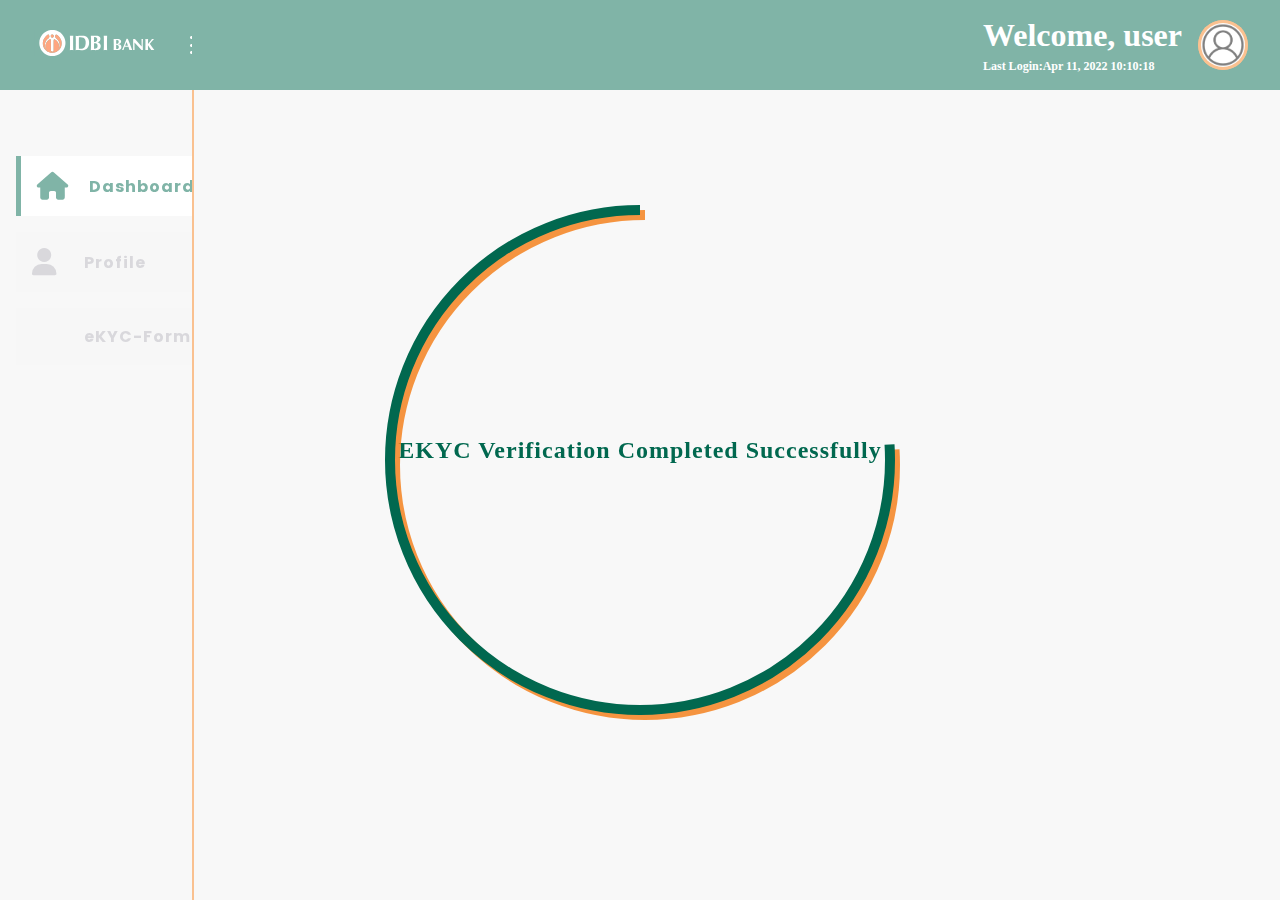
<file: pages/DashboardTwo/dashboardTwo.html>
<!DOCTYPE html>
<html lang="en">
  <head>
    <meta charset="UTF-8" />
    <meta http-equiv="X-UA-Compatible" content="IE=edge" />
    <meta name="viewport" content="width=device-width, initial-scale=1.0" />
    <title>DashboardTwo</title>
    <link rel="stylesheet" href="../DashboardTwo/dashboardTwo.css" />
    <link
      rel="stylesheet"
      href="https://cdnjs.cloudflare.com/ajax/libs/font-awesome/6.1.1/css/all.min.css"
    />
    <style>
      #ekyc-form {
        width: 100%;
        height: 100%;
        transition: all 200ms linear;
        /* border-left: 2px solid var(--secondary-color); */
        display: none;
      }
      
    </style>
  </head>
  <body>
    <section class="dashboard-section">
      <aside class="sidebar">
        <nav class="sidebar-navbar">
          <!-- <figure class="inactive" id="logo1">
            <img src="../../assests/logo/idbi-symbol.png" />
          </figure> -->
          <figure id="logo2">
            <img src="../../assests/logo/idbi-bank-logo.svg" alt="" />
          </figure>
          <button><i class="fa fa-bars"></i></button>
        </nav>
        <div class="sidebar-buttons-container">
          <button class="sidebarButton sidebar-button-active">
            <i class="fa fa-home"></i>
            <span>dashboard</span>
          </button>
          <button class="sidebarButton">
            <i class="fa fa-user"> </i>
            <span>profile</span>
          </button>
          <button class="sidebarButton">
            <i class="fa-solid fa-circle-e"></i>
            <span style="text-transform: none">eKYC-Form</span>
          </button>
        </div>
      </aside>
      <div class="tabs-container">
        <nav class="tabs-navbar">
          <div class="profile-container">
            <div>
              <h1>Welcome, user</h1>
              <span>Last Login:Apr 11, 2022 10:10:18</span>
            </div>

            <figure>
              <img src="../../assests/logo/logo2.png" alt="" />
              <!-- <i class="fa fa-user"> </i> -->
            </figure>
            <div class="submenu">
              <button><i class="fa fa-gear"></i><span>Settings</span></button>
              <button>
                <i class="fa fa-user" aria-hidden="true"></i><span>User</span>
              </button>
              <button>
                <i class="fa fa-language" aria-hidden="true"></i
                ><span>Language</span>
              </button>
              <button>
                <i class="fa fa-info-circle" aria-hidden="true"></i
                ><span>Help</span>
              </button>
              <button>
                <i class="fa fa-sign-out" aria-hidden="true"></i
                ><span>Logout</span>
              </button>
            </div>
          </div>
        </nav>
        <div class="tabs">
          <div
            id="dashboard"
            class="forms animation cibil-section"
            style="
              display: none;
              justify-content: center;
              align-items: center;
              flex-direction: column;
              padding: 0;
              width: 100%;
            "
          >
            
            <h1 style="color: #3ab4f2; font-size: 8rem">CIBIL</h1>
            <p style="font-size: 2rem">coming soon ....</p>
          </div>
          <div id="profile" class="forms">profile page</div>
          <div id="ekyc-form" class="forms animation">
            <form id="main-form">
              <div class="name common">
                <label for="name"
                  >Name:
                  <span style="color: red; margin-left: 10px">*</span></label
                >
                <input type="text" id="name" placeholder="Full Name" />
                <div class="name-fail">
                  <i class="fa fa-exclamation-circle" aria-hidden="true"></i>
                  <p>Name field cannot be empty</p>
                </div>
              </div>
              <div class="dob common">
                <label for="dob"
                  >DOB:
                  <span style="color: red; margin-left: 10px">*</span></label
                >
                <input type="date" placeholder="Date of birth" id="dob" />
                <div class="dob-fail">
                  <i class="fa fa-exclamation-circle" aria-hidden="true"></i>
                  <p>Kindly select your date of birth</p>
                </div>
              </div>
              <div class="aadhar common">
                <label for="aadhar"
                  >Aadhar Number:
                  <span style="color: red; margin-left: 10px">*</span></label
                >
                <div class="aadhar-inputs">
                  <input
                    type="text"
                    placeholder="XXXX"
                    id="aadhar-1"
                    maxlength="4"
                  /><span>-</span>
                  <input
                    type="text" 
                    placeholder="XXXX"
                    id="aadhar-2"
                    maxlength="4"
                  /><span>-</span>
                  <input
                    type="text"
                    placeholder="XXXX"
                    id="aadhar-3"
                    maxlength="4"
                  />
                </div>
                <div class="aadhar-fail">
                  <i class="fa fa-exclamation-circle" aria-hidden="true"></i>
                  <p>aadhar field cannot be empty</p>
                </div>
              </div>
              <div class="address common">
                <label for="address">Address:</label>
                <div class="address-container">
                  <input type="text" id="address1" placeholder="address 1" />
                  <input type="text" id="address2" placeholder="address 2" />
                  <input type="text" id="address3" placeholder="address 3" />
                </div>
                <div class="address-fail">
                  <i class="fa fa-exclamation-circle" aria-hidden="true"></i>
                  <p>address field cannot be empty</p>
                </div>
              </div>
              <div class="mobile common">
                <label for="mobile"
                  >Mobile Number: <span style="color: red">*</span></label
                >
                <input
                  type="text"
                  id="mobile"
                  placeholder="mobile number"
                  maxlength="10"
                />

                <div class="preloader-container">
                  <!-- added now -->
                  <div class="fail">
                    <i class="fa fa-exclamation-circle" aria-hidden="true"></i>
                    <p>Mobile number must be of 10-digits</p>
                  </div>
                  <!-- added now end -->

                  <!-- <div class="preloader-tub">
                    <div class="preloader"></div>
                    <p>waiting for verification</p>
                  </div> -->
                  <div class="success">
                    <i class="fa fa-check" aria-hidden="true"></i>
                    <p>Mobile number verified successfully. Click Submit</p>
                  </div>
                  <!-- <div class="fail">
                    <i class="fa fa-exclamation-circle" aria-hidden="true"></i>
                    <p>failed to verify your mobile number.</p>
                  </div> -->
                </div>
              </div>

              <div class="notes">
                <h3>Note:</h3>
                <ul>
                  <li>Enter your name as mentioned in aadhar card.</li>
                  <li>
                    If mobile verification fails, try again by pressing the
                    reset button.
                  </li>
                  <li>Input fields with the astrik are must to be filled.</li>
                  <li>
                    Enter proper Aadhar number without the hiphon eg:-
                    1234567891
                    <strike>1234-2345-12345</strike>
                  </li>
                </ul>
              </div>

              <div class="buttons">
                <button type="button" id="main-submit" value="30">
                  Submit
                </button>
                <button type="reset" id="reset">Reset</button>
              </div>
            </form>
          </div>
        </div>
      </div>
      <div id="loader-verify">
        <div class="timer">
          <div class="controls">
            <input id="duration" value="3" />
            <div>
              <button id="start"><i class="fas fa-play"></i></button>
              <button id="pause"><i class="fas fa-pause"></i></button>
            </div>
          </div>
          <div class="infoo">
            <h1>
              <!-- <span style="display: block; text-align: center">
                success</span
              > -->
              eKYC verification completed successfully
            </h1>
            <!-- <div data-title=".dot-flashing" style="margin-left: 1.5rem">
              <div class="stage">
                <div class="dot-flashing"></div>
              </div>
            </div> -->
          </div>
          <svg class="dial">
            <defs>
              <filter id="f1" x="0" y="0" width="200%" height="200%">
                <feOffset result="offOut" in="SourceGraphic" dx="20" dy="20" />
                <feBlend in="SourceGraphic" in2="offOut" mode="normal" />
              </filter>
            </defs>
            <circle
              fill="transparent"
              stroke="#01684F"
              stroke-width="10"
              r="250"
              cx="-110"
              cy="300"
              transform="rotate(-90 100 100)"
            />
          </svg>
        </div>
      </div>
    </section>

    <script>
      // fail validation (added now)
      const name = document.getElementById("name");
      const dob = document.getElementById("dob");
      const aadhar = document.getElementById("aadhar");
      const mobileNumber = document.querySelector("#mobile");
      const address1 = document.getElementById("address1");
      const address2 = document.getElementById("address2");
      const address3 = document.getElementById("address3");
      const reset = document.querySelector("#ekyc-form form .buttons #reset");
      const mainSubmit = document.getElementById("main-submit");
      const inputs = document.querySelectorAll(".forms input");
      const aadharInputs = document.querySelectorAll(".aadhar-inputs input");
      const nameFailAlert = document.querySelector(".name-fail");
      const dobFailAlert = document.querySelector(".dob-fail");
      const aadharFailAlert = document.querySelector(".aadhar-fail");
      const addressFailAlert = document.querySelector(".address-fail");
      const state = document.getElementById("state");
      const dashboard = document.getElementById("dashboard");
      const aadhar1 = document.querySelector("#aadhar-1");
      const aadhar2 = document.querySelector("#aadhar-2");
      const aadhar3 = document.querySelector("#aadhar-3");
      const preloader = document.querySelector(".preloader-container");
      const preloaderFail = document.querySelector(
        ".preloader-container .fail"
      );
      const preloaderSuccess = document.querySelector(
        ".preloader-container .success"
      );

      // (added now)
      inputs.forEach((input) => {
        input.addEventListener("keydown", () => {
          input.setAttribute(
            "oninput",
            "this.value = this.value.toUpperCase()"
          );
        });
      });

      aadharInputs.forEach((input) => {
        input.addEventListener("keypress", function (e) {
          var char = String.fromCharCode(e.which);
          if (!/[0-9]/.test(char)) {
            e.preventDefault();
          }
        });
      });

      dob.addEventListener("click", () => {
        dobFailAlert.style.display = "none";
        dob.style.border = "none";
      });

      name.addEventListener("click", () => {
        nameFailAlert.style.display = "none";
        name.style.border = "none";
      });

      aadhar1.addEventListener("click", () => {
        aadhar1.style.border = "none";
        aadhar2.style.border = "none";
        aadhar3.style.border = "none";
        aadharFailAlert.style.display = "none";
      });

      aadhar1.addEventListener("keyup", function (e) {
        const length = e.target.value.length;
        const maxlength = parseInt(this.getAttribute("maxlength"));
        if (length === maxlength) {
          aadhar2.focus();
        }
      });

      aadhar2.addEventListener("keyup", function (e) {
        const length = e.target.value.length;
        const maxlength = parseInt(this.getAttribute("maxlength"));
        if (length === maxlength) {
          aadhar3.focus();
        }
      });

      aadhar3.addEventListener("keyup", function (e) {
        const length = e.target.value.length;
        const maxlength = parseInt(this.getAttribute("maxlength"));
        if (length === maxlength) {
          address1.focus();
        }
      });

      address1.addEventListener("click", function (e) {
        address1.style.border = "none";
        addressFailAlert.style.display = "none";
        address3.style.border = "none";
        address2.style.border = "none";
      });

      mobileNumber.addEventListener("click", () => {
        if (name.value === "") {
          name.style.border = "2px solid red";
          nameFailAlert.style.display = "flex";
        }
        if (dob.value === "") {
          dob.style.border = "2px solid red";
          dobFailAlert.style.display = "flex";
        }
        if (!aadhar1.value || !aadhar2.value || !aadhar3) {
          aadhar1.style.border = "2px solid red";
          aadhar2.style.border = "2px solid red";
          aadhar3.style.border = "2px solid red";
          aadharFailAlert.style.display = "flex";
        }
        if (!address1.value && !address2.value && !address3.value) {
          address1.style.border = "2px solid red";
          address2.style.border = "2px solid red";
          address3.style.border = "2px solid red";
          addressFailAlert.style.display = "flex";
        }
      });

      mobileNumber.addEventListener("keypress", function (e) {
        var char = String.fromCharCode(e.which);
        console.log(char);
        if (!/[0-9]/.test(char)) {
          e.preventDefault();
        }
        if (mobileNumber.value.length < 9) {
          preloaderSuccess.querySelector("p").innerText =
            "Mobile Number must be of 10-digits";
          preloaderSuccess.style.display = "flex";
          preloaderSuccess.style.color = "green";
          mobileNumber.style.border = "2px solid green";
        }
        if (mobileNumber.value.length === 9) {
          preloaderSuccess.style.display = "none";
        }
      });

      //(added now end)

      // (added now start)
      reset.addEventListener("click", () => {
        preloaderTube.style.display = "none";
        preloaderFail.style.display = "none";
        preloaderSuccess.style.display = "none";
        preloader2.style.display = "none";
        mobileNumber.removeAttribute("disabled");
        otpMessages.querySelector(".success").style.display = "none";
        otpMessages.querySelector(".fail").style.display = "none";
        otpBox.value = "";
        inputs.forEach((button) => button.removeAttribute("disabled"));
        nameFailAlert.style.display = "none";
        addressFailAlert.style.display = "none";
        aadharFailAlert.style.display = "none";
        dobFailAlert.style.display = "none";

        name.style.border = "none";
        dob.style.border = "none";
        address1.style.border = "none";
        address2.style.border = "none";
        address3.style.border = "none";
        aadhar1.style.border = "none";
        aadhar2.style.border = "none";
        aadhar3.style.border = "none";
        console.log("reset");
      });

      mainSubmit.addEventListener("click", (e) => {
        // added now
        if (mobileNumber.value === "") {
          preloaderFail.querySelector("p").innerText =
            "Mobile field cannot be empty";
          mobileNumber.style.border = "2px solid red";
          preloaderFail.style.display = "flex";
          preloaderSuccess.style.display = "none";
          e.preventDefault();
        }
        // added now (end)

        if (name.value === "") {
          name.style.border = "2px solid red";
          nameFailAlert.style.display = "flex";
          // mobileNumber.setAttribute("disabled", true);
          e.preventDefault();
        }
        if (dob.value === "") {
          dob.style.border = "2px solid red";
          dobFailAlert.style.display = "flex";
          // mobileNumber.setAttribute("disabled", true);
          e.preventDefault();
        }
        if (!aadhar1.value || !aadhar2.value || !aadhar3) {
          aadhar1.style.border = "2px solid red";
          aadhar2.style.border = "2px solid red";
          aadhar3.style.border = "2px solid red";
          aadharFailAlert.style.display = "flex";
          // mobileNumber.setAttribute("disabled", true);
          e.preventDefault();
        }
        if (!address1.value && !address2.value && !address3.value) {
          address1.style.border = "2px solid red";
          address2.style.border = "2px solid red";
          address3.style.border = "2px solid red";
          addressFailAlert.style.display = "flex";
          // mobileNumber.setAttribute("disabled", true);
          e.preventDefault();
        }
      });

      mobileNumber.addEventListener("click", () => {
        preloaderFail.style.display = "none";
        mobileNumber.style.border = "none";
      });

      // (added now end)

      // sidebar
      const sidebutton = document.querySelector(".sidebar-navbar button");
      const sidebarButtons = document.querySelectorAll(".sidebarButton");
      const sidebarNavbarIcons = document.querySelectorAll(
        ".sidebar-navbar img"
      );

      // const logo1 = document.querySelector("#logo1");
      const logo2 = document.querySelector("#logo2");

      // Tabcontainer
      const tabsContainer = document.querySelector(".tabs-container");

      // Tabcontainer Header
      const profilePicture = document.querySelector(
        ".profile-container figure"
      );
      const submenu = document.querySelector(".profile-container .submenu");
      const forms = document.querySelectorAll(".forms");

      // Functions declaration

      // 1. Show and hide sidebar with button click
      function showContainer(e) {
        console.log(e);
        const title = e.target.innerText.toLowerCase();
        console.log(title);
        forms.forEach((item) => {
          if (item.getAttribute("id") === title) {
            item.style.display = "flex";
            item.classList.add("animation");
            this.classList.add("sidebar-button-active");
          } else {
            item.style.display = "none";
            sidebarButtons.forEach((button) => {
              if (button !== this) {
                button.classList.remove("sidebar-button-active");
              }
            });
          }
        });
      }

      // 1. adding evenetlisteners to sidebar buttons
      sidebarButtons.forEach((button) => {
        button.addEventListener("click", showContainer);
      });

      // sidebar button icon
      sidebutton.addEventListener("click", () => {
        tabsContainer.classList.toggle("tabs-container-active");
        logo2.classList.toggle("inactive");
      });

      // loader
      class Timer {
        constructor(durationInput, startButton, pauseButton, callbacks) {
          this.durationInput = durationInput;
          this.startButton = startButton;
          this.pauseButton = pauseButton;
          if (callbacks) {
            this.onStart = callbacks.onStart;
            this.onTick = callbacks.onTick;
            this.onComplete = callbacks.onComplete;
          }
        }

        start = () => {
          if (this.onStart) {
            this.onStart(this.timeRemaining);
          }
          this.tick();
          this.interval = setInterval(this.tick, 10);
        };

        pause = () => {
          clearInterval(this.interval);
        };

        tick = () => {
          if (this.timeRemaining <= 0) {
            this.pause();
            if (this.onComplete) {
              this.onComplete();
            }
            this.timeRemaining = 1;
          } else {
            this.timeRemaining = this.timeRemaining - 0.01;
            if (this.onTick) {
              this.onTick(this.timeRemaining);
            }
          }
        };

        get timeRemaining() {
          return parseFloat(this.durationInput.value);
        }
        set timeRemaining(time) {
          this.durationInput.value = time.toFixed(2);
        }
      }

      const loaderVerifyContainer = document.getElementById("loader-verify");
      const durationInput = document.getElementById("duration");
      const startButton = document.getElementById("start");
      const pauseButton = document.getElementById("pause");
      const circle = document.querySelector("circle");

      const perimeter = circle.getAttribute("r") * 2 * Math.PI;
      circle.setAttribute("stroke-dasharray", perimeter);

      const cibilSection = document.querySelector(".cibil-section");
      console.log(cibilSection);

      let currentOffset = 0;
      let duration;
      const timer = new Timer(durationInput, startButton, pauseButton, {
        onStart(totalDuration) {
          duration = totalDuration;
          // console.log(totalDuration);
        },
        onTick(timeRemaining) {
          circle.setAttribute(
            "stroke-dashoffset",
            (perimeter * timeRemaining) / duration - perimeter
          );
        },
        onComplete() {
          loaderVerifyContainer.style.display = "none";
          cibilSection.style.display = "flex";
        },
      });
      timer.start();
    </script>
  </body>
</html>
</file>
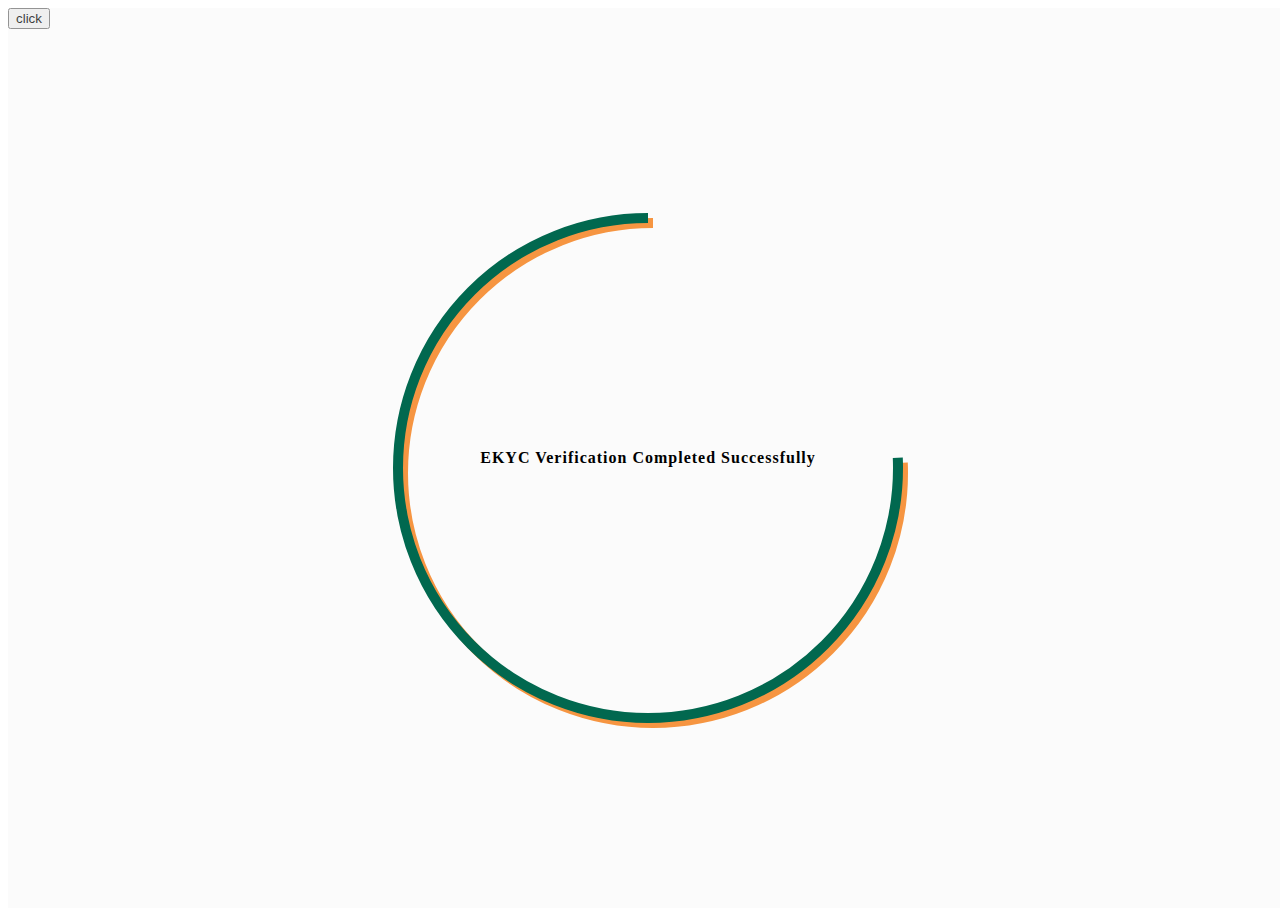
<file: pages/loader/loader.html>
<!DOCTYPE html>
<html lang="en">
  <head>
    <meta charset="UTF-8" />
    <meta http-equiv="X-UA-Compatible" content="IE=edge" />
    <meta name="viewport" content="width=device-width, initial-scale=1.0" />
    <title>Document</title>
    <style>
      .dial {
        height: 600px;
        width: 600px;
        filter: drop-shadow(5px 5px 0.5px rgba(245, 130, 32, 0.85));
        /* background-color: brown; */
      }

      .timer {
        position: absolute;
        display: inline-block;
        width: 100%;
        height: 100%;
        display: flex;
        justify-content: center;
        align-items: center;
        background-color: rgba(240, 240, 240, 0.25);
      }

      .timer input {
        display: block;
        border: none;
        width: 240px;
        font-size: 90px;
        text-align: center;
      }

      .timer button {
        border: none;
        font-size: 36px;
        cursor: pointer;
      }

      .timer button:focus {
        outline: none;
      }

      .timer input:focus {
        outline: none;
      }

      .controls {
        position: absolute;
        top: 0;
        left: 0;
        right: 0;
        bottom: 0;
        display: none;
        justify-content: center;
        align-items: center;
        flex-direction: column;
      }

      .infoo {
        position: absolute;
        top: 0;
        left: 0;
        right: 0;
        bottom: 0;
        display: flex;
        justify-content: center;
        align-items: center;
        font-size: 0.5rem;
        font-weight: bold;
      }

      .infoo h1 {
        letter-spacing: 1px;
        color: var(--secondary-color);
        text-align: center;
        text-transform: capitalize;
      }

    </style>
  </head>
  <body>
    <div id="loader-verify">
      <div class="timer">
        <div class="controls">
          <input id="duration" value="3" />
          <div>
            <button id="start"><i class="fas fa-play"></i></button>
            <button id="pause"><i class="fas fa-pause"></i></button>
          </div>
        </div>
        <div class="infoo">
          <h1>
            eKYC verification completed successfully
          </h1>
          <!-- <div data-title=".dot-flashing" style="margin-left: 1.5rem">
              <div class="stage">
                <div class="dot-flashing"></div>
              </div>
            </div> -->
        </div>
        <svg class="dial">
          <defs>
            <filter id="f1" x="0" y="0" width="200%" height="200%">
              <feOffset result="offOut" in="SourceGraphic" dx="20" dy="20" />
              <feBlend in="SourceGraphic" in2="offOut" mode="normal" />
            </filter>
          </defs>
          <circle
            fill="transparent"
            stroke="#01684F"
            stroke-width="10"
            r="250"
            cx="-110"
            cy="300"
            transform="rotate(-90 100 100)"
          />
        </svg>
      </div>
    </div>

    <button id="start" type="button">click</button>

    <script>
      // loader
      class Timer {
        constructor(durationInput, startButton, pauseButton, callbacks) {
          this.durationInput = durationInput;
          this.startButton = startButton;
          this.pauseButton = pauseButton;
          if (callbacks) {
            this.onStart = callbacks.onStart;
            this.onTick = callbacks.onTick;
            this.onComplete = callbacks.onComplete;
          }
        }

        start = () => {
          if (this.onStart) {
            this.onStart(this.timeRemaining);
          }
          this.tick();
          this.interval = setInterval(this.tick, 10);
        };

        pause = () => {
          clearInterval(this.interval);
        };

        tick = () => {
          if (this.timeRemaining <= 0) {
            this.pause();
            if (this.onComplete) {
              this.onComplete();
            }
            this.timeRemaining = 1;
          } else {
            this.timeRemaining = this.timeRemaining - 0.01;
            if (this.onTick) {
              this.onTick(this.timeRemaining);
            }
          }
        };

        get timeRemaining() {
          return parseFloat(this.durationInput.value);
        }
        set timeRemaining(time) {
          this.durationInput.value = time.toFixed(2);
        }
      }

      const durationInput = document.getElementById("duration");
      const startButton = document.getElementById("start");
      const pauseButton = document.getElementById("pause");
      const circle = document.querySelector("circle");

      const perimeter = circle.getAttribute("r") * 2 * Math.PI;
      circle.setAttribute("stroke-dasharray", perimeter);

      let currentOffset = 0;
      let duration;
      const timer = new Timer(durationInput, startButton, pauseButton, {
        onStart(totalDuration) {
          duration = totalDuration;
        },
        onTick(timeRemaining) {
          circle.setAttribute(
            "stroke-dashoffset",
            (perimeter * timeRemaining) / duration - perimeter
          );
        },
        onComplete() {
          loaderVerifyContainer.style.display = "none";
          dashboard.style.filter = "none";
        },
      });
      timer.start();
    </script>
  </body>
</html>
</file>
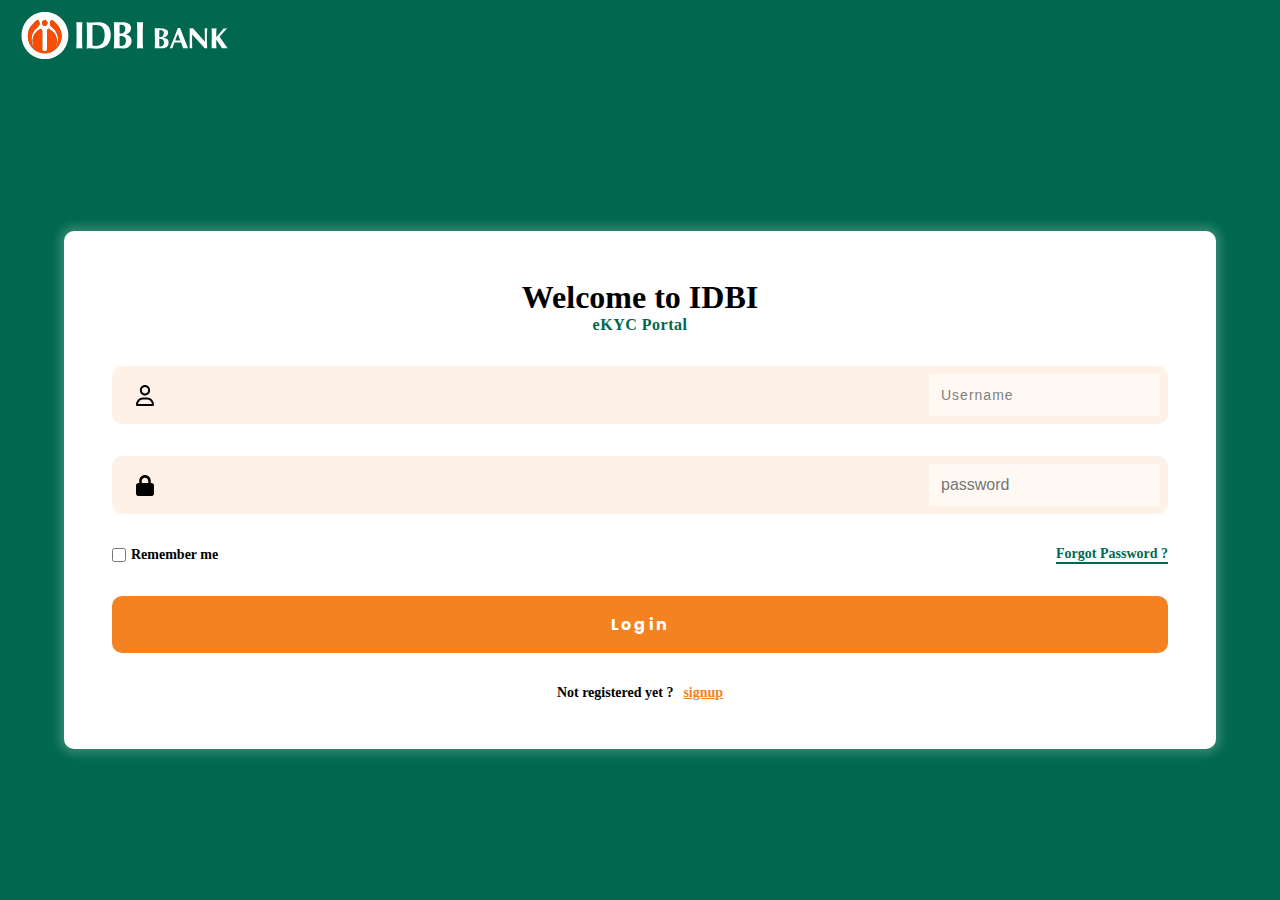
<file: pages/login/login.html>
<!DOCTYPE html>
<html lang="en">
  <head>
    <meta charset="UTF-8" />
    <meta http-equiv="X-UA-Compatible" content="IE=edge" />
    <meta name="viewport" content="width=device-width, initial-scale=1.0" />
    <title>Login</title>
    <link rel="stylesheet" href="../../styles.css" />
    <link
      rel="stylesheet"
      href="https://cdnjs.cloudflare.com/ajax/libs/font-awesome/6.1.1/css/all.min.css"
    />
    <link href="https://unpkg.com/aos@2.3.1/dist/aos.css" rel="stylesheet" />
  </head>
  <body>
    <!-- header -->
    <header class="hero__header">
      <figure class="hero__header__logo">
        <img src="../../assests/logo/idbi-bank-logo.svg" alt="idbi-bank-logo" />
      </figure>
    </header>

    <!-- hero section -->
    <section class="hero__container">
      <div class="hero-left__container">
        <div class="hero-left__container__step" id="left">
          <div class="hero-left__container__step__header">
            <h1>Update your KYC with ease.</h1>
            <span> One stop solution to your digital problems. </span>
            <span>Acess anywhere and everywhere with these easy steps.</span>
          </div>
          <div style="display: flex; flex-direction: column; margin-left: 1rem">
            <div class="hero-left__container__steps step-one">
              <img src="../../assests/logo/Aadhaar_Logo.svg.webp" alt="" />
              <p>Enter your Aadhar Number</p>
            </div>
            <div class="hero-left__container__steps step-two" id="step-two">
              <img src="../../assests/logo/message.svg" alt="" />
              <p>Verify your OTP</p>
            </div>
            <div class="hero-left__container__steps step-three" id="step-three">
              <img src="../../assests/logo/verified.webp" alt="" />
              <p>eKYC done</p>
            </div>
          </div>
        </div> 
      </div>
      </div>
      <div class="hero-right__container">
        <form class="hero-form__container">
          <div class="hero-form__container__heading">
            <h1>
              Welcome to IDBI
              <span
                style="
                  display: block;
                  text-align: center;
                  font-size: 1rem;
                  font-weight: bold;
                  letter-spacing: 0.5px;
                  color: #01684f;
                "
                >eKYC Portal</span
              >
            </h1>
          </div>

          <div class="hero-form__container__input">
            <div class="input__container">
              <div class="icon">
                <img src="../../assests/logo/user.svg" alt="" />
              </div>
              <input type="text" placeholder="username" id="username-input"/>
            </div>
            <div class="input__container">
              <div class="icon">
                <img src="../../assests/logo/lock.svg" alt="" />
              </div>
              <input type="password" placeholder="password" id="password-input"/>
            </div>
            <div class="fail-username">
                <i class="fa fa-exclamation-circle" aria-hidden="true" ></i>
                <p>username cannot be empty</p>
            </div>
            <div class="fail-password">
                <i class="fa fa-exclamation-circle" aria-hidden="true"></i>
                <p>password cannot be empty</p>
            </div>
          </div>

          <div class="hero-form__container__checkbox-forgot-password">
            <div class="checkbox">
              <input type="checkbox" />
              <p>Remember me</p>
            </div>
            <div style="display: flex; align-items: center">
              <a href="#">forgot password ?</a>
            </div>
          </div>

          <div class="hero-form__container__button">
            <button id="login-button">Login</button>
          </div>

          <footer class="hero-form__container__footer">
            <p>Not registered yet ?</p>
            <a href="../signup/signup.html">signup</a>
          </footer>
        </form>
      </div>
    </section>
    <script src="https://unpkg.com/aos@next/dist/aos.js"></script>
    <script>
      // defining the variables
      const loginButton = document.getElementById('login-button');
      const failUsername = document.querySelector(".fail-username");
      const failPassword = document.querySelector(".fail-password");
      const usernameInput = document.getElementById("username-input");
      const passwordInput = document.getElementById("password-input")


      // functions for each event listners
      function checkDetails(e) {
        e.preventDefault();
        if(!usernameInput.value){
          failUsername.style.display = "flex";
          usernameInput.style.border = "2px solid red"
        }
        if(!passwordInput.value) {
          failPassword.style.display = "flex";
          passwordInput.style.border = "2px solid red";
        }
      }


      // Event Listerners
      loginButton.addEventListener('click', checkDetails )
      usernameInput.setAttribute(
            "oninput",
            "this.value = this.value.toUpperCase()"
      )
      usernameInput.addEventListener('keydown', () => {
        failUsername.style.display = "none";
        usernameInput.style.border = "none";
        e.key.toUpperCase();
      });

      passwordInput.addEventListener('keydown', () => {
        failPassword.style.display = "none";
        passwordInput.style.border = "none";
      })

    </script>

  </body>
</html>
</file>
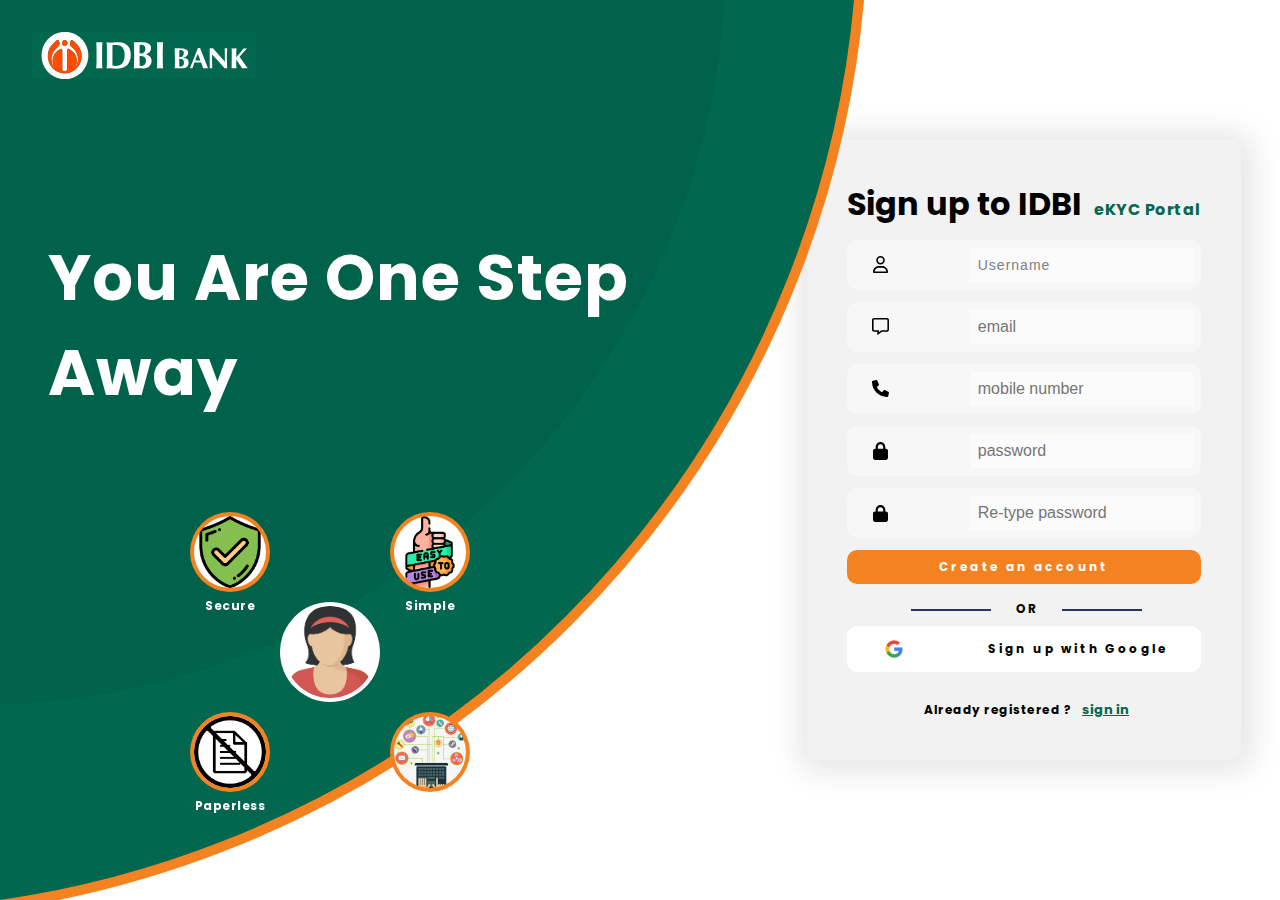
<file: pages/signup/signup.html>
<!DOCTYPE html>
<html lang="en">
  <head>
    <meta charset="UTF-8" />
    <meta http-equiv="X-UA-Compatible" content="IE=edge" />
    <meta name="viewport" content="width=device-width, initial-scale=1.0" />
    <title>signup</title>
    <link rel="stylesheet" href="signup.css" />
    <link
      rel="stylesheet"
      href="https://cdnjs.cloudflare.com/ajax/libs/font-awesome/6.1.1/css/all.min.css"
    />
    <link href="https://unpkg.com/aos@2.3.1/dist/aos.css" rel="stylesheet" />
    <style>
      .container {
        background-color: rgba(1, 104, 79, 0.05);
        width: 500px;
        height: 400px;
        position: relative;
        display: flex;
        justify-content: center;
        align-items: center;
        background: transparent;
        margin-left: 5rem;
        margin-bottom: 3rem;
        animation: fade 4s ease-in-out;
      }
      .rotating-element {
        width: 100px;
        height: 100px;
        position: absolute;
        background: #000;
        animation: rotate 100s linear infinite;
        background-color: rgba(1, 104, 79, 0.05);
      }
      .element-1 {
        position: absolute;
        width: 80px;
        height: 80px;
        border-radius: 100%;
        background-color: #f58220;
        top: -90%;
        left: -90%;
        animation: antirotate 100s linear infinite;
        display: flex;
        flex-direction: column;
        align-items: center;
      }
      .element-2 {
        position: absolute;
        width: 80px;
        height: 80px;
        border-radius: 100%;
        background-color: #f58220;
        top: -90%;
        right: -90%;
        animation: antirotate 100s linear infinite;
        display: flex;
        flex-direction: column;
        align-items: center;
      }
      .element-3 {
        position: absolute;
        width: 80px;
        height: 80px;
        border-radius: 100%;
        background-color: #f58220;
        bottom: -90%;
        left: -90%;
        animation: antirotate 100s linear infinite;
        display: flex;
        flex-direction: column;
        align-items: center;
      }
      .element-4 {
        position: absolute;
        width: 80px;
        height: 80px;
        border-radius: 100%;
        background-color: #f58220;
        bottom: -90%;
        right: -90%;
        animation: antirotate 100s linear infinite;
        display: flex;
        flex-direction: column;
        align-items: center;
      }

      .rotating-element img {
        object-fit: cover;
        border-radius: 100%;
        padding: 4px;
      }

      .rotating-element p {
        color: white;
        padding-right: 5px;
        padding-top: 5px;
        font-weight: bold;
      }

      @keyframes rotate {
        100% {
          transform: rotate(360deg);
        }
      }
      @keyframes antirotate {
        100% {
          transform: rotate(-360deg);
        }
      }
      .info {
        position: absolute;
        width: 100px;
        height: 100px;
        background-color: white;
        z-index: 1000;
        border-radius: 100%;
        overflow: hidden;
        animation: glow 2s ease infinite;
      }

      .info img {
        object-fit: cover;
        padding: 4px;
        border-radius: 100%;
      }
      @keyframes glow {
        0% {
          box-shadow: 0px 0px 1px 0 white;
        }
        50% {
          box-shadow: 0px 0px 3px 10px #01684f;
        }
        100% {
          box-shadow: 0px 0px 1px 0px white;
        }
      }
      @keyframes fade {
        from {
          opacity: 0;
        }
        to {
          opacity: 1;
        }
      }
    </style>
  </head>
  <body>
    <!-- header -->
    <header class="hero__header">
      <figure class="hero__header__logo">
        <img src="../../assests/logo/idbi-bank-logo.svg" alt="idbi-bank-logo" />
      </figure>
    </header>

    <!-- hero section -->
    <section class="hero__container">
      <div class="hero-left__container">
        <div class="hero-left__container__header">
          <h1>You are one step away</h1>
          <!-- <p>We will make your process easy and smooth with</p> -->
        </div>
        <div class="container">
          <div class="rotating-element">
            <article class="element-1">
              <img src="../../assests/logo/secure.png" alt="secure-img" />
              <p>Secure</p>
            </article>
            <article class="element-2">
              <img src="../../assests/logo/easy-to-use.png" alt="easy-to-use" />
              <p>Simple</p>
            </article>
            <article class="element-3">
              <img src="../../assests/logo/paperless.png" alt="secure-img" />
              <p>Paperless</p>
            </article>
            <article class="element-4">
              <img src="../../assests/logo/digital.png" alt="secure-img" />
              <p>Digital</p>
            </article>
          </div>
          <figure class="info">
            <img src="../../assests/logo/female.png" alt="female-img" />
          </figure>
        </div>
      </div>
      <div class="hero-right__container">
        <form class="hero-form__container">
          <div class="hero-form__container__heading">
            <h1>
              Sign up to IDBI
              <span
                style="
                  display: inline-block;
                  text-align: center;
                  font-size: 1rem;
                  font-weight: bold;
                  letter-spacing: 0.5px;
                  color: #01684f;
                  margin-left: 5px;
                "
                >eKYC Portal</span
              >
            </h1>
          </div>

          <div class="hero-form__container__input">
            <div class="fail-username">
              <i class="fa fa-exclamation-circle" aria-hidden="true"></i>
              <p>username cannot be empty</p>
            </div>
            <div class="input__container">
              <div class="icon">
                <img src="../../assests/logo/user.svg" alt="" />
              </div>
              <input type="text" placeholder="username" id="username" />
            </div>
            <div class="fail-email">
              <i class="fa fa-exclamation-circle" aria-hidden="true"></i>
              <p>email cannot be empty</p>
            </div>
            <div class="fail-email-invalid-char">
              <i class="fa fa-exclamation-circle" aria-hidden="true"></i>
              <p>invalid characters not allowed</p>
            </div>
            <div class="input__container">
              <div class="icon">
                <img src="../../assests/logo/message.svg" alt="" />
              </div>
              <input type="email" placeholder="email" id="email" />
            </div>
            <div class="fail-phone">
              <i class="fa fa-exclamation-circle" aria-hidden="true"></i>
              <p>phone cannot be empty</p>
            </div>
            <div class="fail-phone-numbers">
              <i class="fa fa-exclamation-circle" aria-hidden="true"></i>
              <p>Mobile number must be of 10-digits</p>
            </div>
            <div class="input__container">
              <div class="icon">
                <img src="../../assests/logo/phone.svg" alt="" />
              </div>
              <input
                type="tel"
                placeholder="mobile number"
                id="phone"
                maxlength="10"
              />
            </div>

            <div class="fail-password">
              <i class="fa fa-exclamation-circle" aria-hidden="true"></i>
              <p>password cannot be empty</p>
            </div>
            <div class="input__container">
              <div class="icon">
                <img src="../../assests/logo/lock.svg" alt="" />
              </div>
              <input type="password" placeholder="password" id="password" />
            </div>
            <div class="fail-retypepassword">
              <i class="fa fa-exclamation-circle" aria-hidden="true"></i>
              <p>password didnot match</p>
            </div>
            <div class="input__container">
              <div class="icon">
                <img src="../../assests/logo/lock.svg" alt="" />
              </div>
              <input
                type="password"
                placeholder="Re-type password"
                id="retypepassword"
              />
            </div>
          </div>
          <!-- 
          <div class="hero-form__container__checkbox-forgot-password">
            <div class="checkbox">
              <input type="checkbox" />
              <p>Remember me</p>
            </div>
            <div style="display: flex; align-items: center">
              <a href="#">forgot password ?</a>
            </div>
          </div> -->

          <div class="hero-form__container__button">
            <button id="create-button">Create an account</button>
            <p>or</p>
            <button
              style="
                display: flex;
                justify-content: space-between;
                align-items: center;
              "
            >
              <img
                src="../../assests/logo/google-logo.webp"
                style="
                  width: 30px;
                  height: 30px;
                  object-fit: cover;
                  padding: 1px;
                  color: #d61c4e;
                "
              />Sign up with Google
            </button>
          </div>

          <footer class="hero-form__container__footer">
            <p>Already registered ?</p>
            <a href="../login/login.html">sign in</a>
          </footer>
        </form>
      </div>
    </section>
    <script src="https://unpkg.com/aos@next/dist/aos.js"></script>
    <script>
      const failUsername = document.querySelector(".fail-username");
      const failEmail = document.querySelector(".fail-email");
      const failEmailInvalidChar = document.querySelector(
        ".fail-email-invalid-char"
      );
      const failPhone = document.querySelector(".fail-phone");
      const failPhoneNumbers = document.querySelector(".fail-phone-numbers");
      const failPassword = document.querySelector(".fail-password");
      const failReTypePassword = document.querySelector(".fail-retypepassword");

      const usernameInput = document.getElementById("username");
      const emailInput = document.getElementById("email");
      const phoneInput = document.getElementById("phone");
      const passwordInput = document.getElementById("password");
      const retypepasswordInput = document.getElementById("retypepassword");

      const createAccountButton = document.getElementById("create-button");

      function checkDetails(e) {
        if (!usernameInput.value) {
          e.preventDefault();
          failUsername.style.display = "flex";
          usernameInput.style.border = "2px solid red";
        }

        if (!phoneInput.value) {
          e.preventDefault();
          failPhone.style.display = "flex";
          phoneInput.style.border = "2px solid red";
        }

        if (!passwordInput.value) {
          e.preventDefault();
          failPassword.style.display = "flex";
          passwordInput.style.border = "2px solid red";
        }
        if (passwordInput.value !== retypepasswordInput.value) {
          e.preventDefault();
          failReTypePassword.style.display = "flex";
          retypepasswordInput.style.border = "2px solid red";
        }

        let mailformat = /^\w+([\.-]?\w+)*@\w+([\.-]?\w+)*(\.\w{2,3})+$/;

        if (emailInput.value.match(mailformat)) {
          console.lg("valid email address");
        } else {
          if (!emailInput.value) {
            e.preventDefault();
            failEmail.style.display = "flex";
            emailInput.style.border = "2px solid red";
          } else {
            e.preventDefault();
            failEmailInvalidChar.style.display = "flex";
          }
        }
      }

      emailInput.addEventListener("click", () => {
        failEmailInvalidChar.style.display = "none";
        failEmail.style.display = "none";
        failEmail.style.border = "none";
      });

      phoneInput.addEventListener("keypress", function (e) {
        var char = String.fromCharCode(e.which);
        if (!/[0-9]/.test(char)) {
          e.preventDefault();
        }
        if (phoneInput.value.length < 9) {
          failPhoneNumbers.style.display = "flex";
          failPhoneNumbers.style.color = "green";
          phoneInput.style.border = "2px solid red";
        }
      });

      usernameInput.setAttribute(
        "oninput",
        "this.value = this.value.toUpperCase()"
      );
      createAccountButton.addEventListener("click", checkDetails);

      usernameInput.addEventListener("keydown", () => {
        failUsername.style.display = "none";
        usernameInput.style.border = "none";
      });

      emailInput.addEventListener("keydown", () => {
        failEmail.style.display = "none";
        emailInput.style.border = "none";
      });

      phoneInput.addEventListener("keydown", () => {
        failPhone.style.display = "none";
        phoneInput.style.border = "none";
        failPhoneNumbers.style.display = "none";
      });

      passwordInput.addEventListener("keydown", () => {
        failPassword.style.display = "none";
        passwordInput.style.border = "none";
      });

      retypepasswordInput.addEventListener("keydown", () => {
        failReTypePassword.style.display = "none";
        retypepasswordInput.style.border = "none";
      });
    </script>
  </body>
</html>
</file>
<file: styles.css>
/* mobile version css */
@import url("https://fonts.googleapis.com/css2?family=Poppins&display=swap");

* {
  margin: 0;
  padding: 0;
  box-sizing: border-box;
}
:root {
  --primary-color: #ffffff;
  --secondary-color: #01684f;
  --ternary-color: #f58220;
  --transition: all 300ms ease-in;
  --font-heading: "Montserrat", sans-serif;
  --font-text: "Calibri", arial;
  --font-primary: "Poppins", sans-serif;
  --padding-regular-1: 2rem;
  --padding-regular-2: 1rem;
  --padding-regular-3: 0.75rem;
  --padding-regular-4: 0.25rem;
}

body {
  background-color: #01684f;
}

input[type="text"],
input[type="password"] {
  padding: var(--padding-regular-3);
  font-size: 1rem;
  border: none;
  background: rgba(255, 255, 255, 0.5);
  transition: var(--transition);
  margin-left: 2px;
}

input[type="text"]::placeholder {
  letter-spacing: 1px;
  color: gray;
  text-transform: capitalize;
  font-size: 14px;
}

input[type="checkbox"] {
  width: 14px;
  height: 14px;
  border-radius: 0;
  margin-right: 5px;
}

input:focus {
  border-bottom: 3px solid var(--secondary-color);
}

input:focus-within {
  outline: none;
  background-color: var(--primary-color);
}
img {
  object-fit: cover;
  width: 100%;
  height: 100%;
}

button {
  padding: 1rem;
  border-radius: 10px;
  letter-spacing: 0.15rem;
  background-color: rgb(245, 130, 32);
  font-weight: bold;
  border: none;
  color: var(--primary-color);
  font-family: var(--font-primary);
  width: 100%;
  cursor: pointer;
  font-size: 1rem;
}

.hero__header {
  position: fixed;
  top: 0;
  left: 0;
  width: 100vw;
  padding: var(--padding-regular-3);
  background: transparent;
  z-index: 3;
}

.hero__header__logo {
  width: 14rem;
}

.hero__container {
  width: 100vw;
  min-height: 100vh;
}

.hero-left__container {
  z-index: 10;
  display: none;
  justify-content: flex-start;
  align-items: flex-end;
}

.hero-right__container {
  display: flex;
  justify-content: center;
  align-items: center;
  padding: 4rem;
  height: 100vh;
}
.hero-form__container__heading {
  display: flex;
  justify-content: center;
}

.hero-form__container {
  width: 90vw;
  margin-top: 5rem;
  padding: 3rem;
  display: grid;
  grid-template-columns: 1fr;
  row-gap: var(--padding-regular-1);
  justify-content: center;
  border-radius: 10px;
  box-shadow: 0px 0px 10px 5px rgba(255, 255, 255, 0.2);
  background-color: rgba(255, 255, 255, 1);
  animation: popup 300ms ease-in-out;
}

@keyframes popup {
  0% {
    opacity: 0;
  }
  /* 25% {
    transform: translateX(-15%);
  } 50% {
    transform: translateX(30%);
  } */
  100% {
    opacity: 100%;
  }
}

.hero-form__container__input {
  display: grid;
  grid-template-columns: 1fr;
  row-gap: var(--padding-regular-1);
  position: relative;
}

.input__container {
  display: flex;
  justify-content: space-between;
  align-items: center;
  border-radius: 10px;
  overflow: hidden;
  padding: 0.5rem;
  background: rgba(245, 130, 32, 0.1);
}

.fail-username {
  font-size: 14px;
  display: none;
  align-items: center;
  color: red;
  position: absolute;
  top: -12%;
  right: 10%;
  /* background-color: white; */
  z-index: 1000;
}

.fail-username p {
  margin-left: 5px;
}

.fail-password {
  font-size: 14px;
  display: none;
  align-items: center;
  color: red;
  position: absolute;
  top: 45%;
  right: 10%;
}

.fail-password p {
  margin-left: 5px;
}

.fail-active {
  border: 2px solid red;
}

.icon {
  width: 50px;
  height: 100%;
  display: flex;
  justify-content: center;
  align-items: center;
}

.icon img {
  width: 60%;
  height: 50%;
  object-fit: contain;
  color: var(--secondary-color);
}

.hero-form__container__checkbox-forgot-password {
  display: flex;
  justify-content: space-between;
  align-items: center;
  font-weight: bold;
  font-size: 14px;
}

.hero-form__container__checkbox-forgot-password a {
  font-weight: bold;
  font-size: 12px;
  text-decoration: none;
}

.hero-form__container__checkbox-forgot-password .checkbox {
  display: flex;
  justify-content: space-between;
  align-items: center;
}

.hero-form__container__checkbox-forgot-password a {
  font-size: 14px;
  text-transform: capitalize;
  color: var(--secondary-color);
  font-weight: bold;
  border-bottom: 2px solid var(--secondary-color);
}

.hero-form__container__button button:hover {
  background-color: rgba(245, 130, 32);
}

.hero-form__container__footer {
  display: flex;
  justify-content: center;
  align-items: center;
  font-size: 14px;
  font-weight: bold;
}

.hero-form__container__footer a {
  margin-left: 10px;
  color: var(--ternary-color);
}
</file>
<file: pages/dashboard/dashboardOne.css>
@import url("https://fonts.googleapis.com/css2?family=Poppins&display=swap");

* {
  padding: 0;
  margin: 0;
  box-sizing: border-box;
}

img {
  object-fit: contain;
  width: 100%;
  height: 100%;
}

:root {
  --primary-color: #ffffff;
  --secondary-color: #01684f;
  --ternary-color: rgb(245, 130, 32);
  --white-shade-1: #f0f0f0;
  --transition: all 300ms ease-in;
  --font-heading: "Montserrat", sans-serif;
  --font-text: "Calibri", arial;
  --font-primary: "Poppins", sans-serif;
  --padding-regular-1: 2rem;
  --padding-regular-2: 1rem;
  --padding-regular-3: 0.75rem;
  --padding-regular-4: 0.25rem;
}

.dashboard-section {
  width: 100vw;
  height: 100vh;
  position: relative;
}

/* sidebar section */

.sidebar {
  width: 15vw;
  height: 100%;
  background: var(--white-shade-1);
  position: fixed;
  left: 0;
  top: 0;
  display: grid;
  grid-template-rows: 12vh 1fr;
  row-gap: 2rem;
  align-items: flex-start;
}

/* sidebar navbar */
.sidebar-navbar {
  width: 100%;
  height: 10vh;
  background-color: var(--secondary-color);
  display: flex;
  justify-content: space-between;
  align-items: center;
  padding: 0 0rem 0 1.5rem;
  /* border-bottom: 4px solid var(--secondary-color); */
}

.inactive {
  display: none;
}

.sidebar-navbar img {
  height: 40px;
  width: 80%;
  object-fit: contain;
  margin-left: 10px;
}

.sidebar-navbar button {
  background-color: transparent;
  color: var(--primary-color);
  border: none;
  cursor: pointer;
  margin-left: 10px;
}

.sidebar-navbar button i {
  pointer-events: none;
  font-size: 1.5rem;
}

/* sidebar buttons container */
.sidebar-buttons-container {
  display: flex;
  flex-direction: column;
  padding: 1rem 0 1rem 1rem;
  background-color: var(--white-shade-1);
}

/* sidebar buttons  */
.sidebar-buttons-container button {
  width: 100%;
  display: grid;
  grid-template-columns: 3.25rem 1fr;
  padding: 1rem 1rem 1rem 1rem;
  align-items: center;
  cursor: pointer;
  text-align: left;
  border: none;
  margin-bottom: 1rem;
  transition: all 200ms ease-in-out;
  font-size: 1rem;
  letter-spacing: 1px;
  text-transform: capitalize;
  font-weight: bold;
  font-family: var(--font-primary);
  color: #b2b1b9;
}

.sidebar-buttons-container button:hover {
  border-left: 4px solid var(--secondary-color);
  background-color: rgba(1, 104, 79, 0.85);
  color: var(--primary-color);
}

.sidebar-buttons-container button i {
  font-size: 1.75rem;
  pointer-events: none;
}

.sidebar-button-active {
  border-left: 5px solid var(--secondary-color) !important;
  background-color: var(--primary-color);
  color: var(--secondary-color) !important;
}

/* tabs container sections */
.tabs-container {
  width: 85vw;
  height: 100%;
  position: absolute;
  top: 0;
  right: 0;
  transition: all 200ms ease-in-out;
  background-color: var(--white-shade-1);
}

.tabs-container-active {
  width: 95vw;
}

/* tabs container navbar */
.tabs-navbar {
  height: 10vh;
  background-color: var(--secondary-color);
  display: flex;
  justify-content: flex-end;
  align-items: center;
  padding: 0 2rem 0 1rem;
  /* border-bottom: 4px solid var(--secondary-color); */
  transition: all 2s ease-in-out;
}

.profile-container {
  display: flex;
  justify-content: space-between;
  align-items: center;
  position: relative;
  color: var(--primary-color);
}

.profile-container > div {
  /* align-self: flex-start; */
  display: flex;
  flex-direction: column;
  justify-content: flex-start;
  align-items: flex-start;
}

.profile-container > div span {
  font-size: 12px;
  font-weight: bold;
  margin-top: 5px;
}

.profile-container figure {
  width: 50px;
  height: 50px;
  border-radius: 100%;
  overflow: hidden;
  background: var(--ternary-color);
  margin-left: 1rem;
  cursor: pointer;
}

.profile-container:hover .submenu {
  display: flex;
}

.profile-container figure img {
  height: 100%;
  width: 100%;
  object-fit: contain;
  border: 3px solid var(--ternary-color);
  border-radius: 100%;
}

.profile-container .submenu {
  position: absolute;
  top: 100%;
  right: 0;
  background: var(--primary-color);
  z-index: 2;
  transition: all 200ms ease-in-out;
  box-shadow: 0 0 5px 1px rgba(0, 0, 0, 0.6);
  border-radius: 2px;
  animation: fade-out 200ms;
  margin-top: 0rem;
  width: 200px;
  /* height: 400px; */
  display: none;
  flex-direction: column;
  justify-content: flex-end;
  padding: 0.5rem;
  transition: all 200ms ease-in-out;
}

.showSubmenu {
  display: flex !important;
}

@keyframes fade-out {
  from {
    opacity: 0;
  }
  to {
    opacity: 1;
  }
}

.profile-container .submenu i {
  pointer-events: none;
  font-size: 18px;
  padding: 0.5rem;
  margin-left: 5px;
}

.profile-container .submenu button {
  width: 100%;
  background: var(--primary-color);
  border: none;
  cursor: pointer;
  display: flex;
  justify-content: flex-start;
  align-items: center;
  padding: 0.5rem;
  border-radius: 5px;
  font-size: 12px;
  font-weight: bold;
  margin-bottom: 0.25rem;
  text-transform: capitalize;
  border-bottom: 2px solid var(--white-shade-1);
}
.profile-container .submenu button span {
  margin-left: 1rem;
}

.profile-container .submenu button:hover {
  background-color: rgba(1, 104, 79, 0.85);
  color: white;
  border-left: 5px solid var(--ternary-color);
}

/* tabs container tabs */
.tabs {
  width: 100%;
  height: calc(100vh - 10vh);
  background: var(--white-shade-1);
  position: relative;
}

.tabs::after {
  content: "";
  position: absolute;
  bottom: 0;
  left: 0;
  height: 100%;
  width: 2px;
  background: var(--ternary-color);
}

/* tabs container dashboard  */
#dashboard {
  width: 100%;
  height: 100%;
  transition: all 200ms linear;
  /* border-left: 2px solid var(--secondary-color); */
  transition: all 1000ms ease-in-out;
}

#profile {
  width: 100%;
  height: 100%;
  transition: all 200ms linear;
  /* border-left: 2px solid var(--secondary-color); */
  display: none;
}

.animation {
  animation: fade-in 700ms ease-in-out;
}

@keyframes fade-in {
  from {
    opacity: 0;
  }
  to {
    opacity: 1;
  }
}

.forms {
  display: flex;
  justify-content: flex-start;
  align-items: center;
  width: 100%;
  height: 100%;
  background-color: var(--primary-color);
  padding: 0.5rem 0 0 10rem;
}

.notes {
  padding: 0.75rem;
  background-color: var(--white-shade-1);
  border-radius: 10px;
  font-size: 0.75rem;
  margin-top: 10px;
  /* width: 65%; */
}
.notes ul {
  margin-left: 3rem;
}
.notes ul li {
  margin-bottom: 5px;
}

.forms form {
  background-color: var(--primary-color);
  display: flex;
  flex-direction: column;
}

.forms form .common {
  display: flex;
  justify-content: flex-start;
  align-items: center;
  font-size: 0.85rem;
  font-family: var(--font-primary);
  margin-bottom: 1rem;
}

.forms form label {
  width: 10rem;
  margin-right: 2rem;
  font-weight: bold;
}

.forms form input {
  height: 1.75rem;
  width: 20rem;
  padding: 1.15rem;
  background-color: var(--white-shade-1);
  border: none;
  border-radius: 5px;
}

.forms form input::placeholder {
  letter-spacing: 0.5px;
  font-weight: lighter;
  text-transform: capitalize;
  font-size: 13px;
}

.forms form input:focus {
  background-color: var(--primary-color);
  outline: 2px solid var(--secondary-color);
}

.forms form .address .address-container {
  display: flex;
  flex-direction: column;
}

.forms form .address label {
  align-self: flex-start;
  letter-spacing: 0.5px;
}

.forms form .address div input {
  margin-bottom: 0.25rem;
}

.forms form .buttons {
  display: flex;
  margin-top: 2rem;
}

.forms form .buttons button {
  padding: 1rem;
  margin-right: 1rem;
  border: none;
  background: var(--ternary-color);
  border-radius: 10px;
  cursor: pointer;
  color: white;
  font-family: var(--font-heading);
  font-weight: bolder;
  transition: all 200ms ease-in-out;
  letter-spacing: 1px;
}

.forms form .buttons button:hover {
  border: 2px solid black;
  transition: all 200ms ease-in-out;
}

.forms form .buttons button:nth-child(2) {
  background: rgba(0, 0, 0, 0.6);
  color: white;
}

.aadhar-inputs {
  display: flex;
  justify-items: flex-start;
  align-items: center;
  width: 20rem;
}

.aadhar-inputs span {
  padding: 0 5px 0 5px;
}

.aadhar-inputs input {
  width: 5rem !important;
}
.preloader-container {
  display: flex;
  flex-direction: column;
}

.preloader-container .preloader-tub {
  display: none;
  margin-left: 15px;
}

.preloader-container .preloader-tub .preloader {
  border: 3.5px solid #f3f3f3;
  border-radius: 50%;
  width: 20px;
  height: 20px;
  border-top: 3.5px solid #3498db;
  animation: rotate 2s linear infinite;
}

.preloader-container .success {
  color: var(--secondary-color);
  display: none;
  align-items: center;
  justify-content: center;
  margin-left: 15px;
}

.preloader-container .fail {
  color: red;
  display: none;
  align-items: center;
  justify-content: center;
  margin-left: 15px;
}

.preloader-container .success i {
  margin-right: 10px;
}

.preloader-container .fail i {
  margin-right: 10px;
}

.preloader-container p {
  margin-left: 10px;
  font-weight: bold;
  font-size: 12px;
  text-transform: capitalize;
}

.name-fail,
.dob-fail,
.aadhar-fail,
.address-fail {
  margin-left: 2rem;
  display: none;
  justify-content: flex-start;
  align-items: center;
  color: red;
  font-size: 0.75rem;
}

.name-fail p,
.dob-fail p,
.aadhar-fail p,
.address-fail p {
  margin-left: 5px;
}

.active {
  display: flex;
}

@keyframes rotate {
  from {
    transform: rotate(0deg);
  }
  to {
    transform: rotate(360deg);
  }
}

/* Otp section */

.otp-container {
  width: 100vw;
  height: 100vh;
  background: rgba(0, 0, 0, 0.8);
  position: fixed;
  top: 0;
  left: 0;
  display: none;
  justify-content: center;
  align-items: center;
}

.otp-form {
  display: flex;
  flex-direction: column;
  background: white;
  padding: 1.5rem;
  border-radius: 10px;
  width: 25rem;
  box-shadow: 0 0 6px 8px rgba(255, 255, 255, 0.6);
}

.otp-form .info {
  margin-bottom: 1rem;
}

.otp-form .messages {
  position: relative;
  margin-bottom: 2rem;
  display: flex;
}

.otp-form .messages .success {
  color: var(--secondary-color);
  position: absolute;
  top: 0;
  left: 0;
  display: none;
  align-items: center;
  justify-content: center;
}

.otp-form .messages .success i {
  margin-right: 10px;
}

.otp-form .messages .fail {
  color: red;
  display: none;
  align-items: center;
  justify-content: center;
  position: absolute;
  top: 0;
  left: 0;
}

.otp-form .messages .fail i {
  margin-right: 10px;
}

/* .otp-form .messages .fail span {
  display: inline-block;
} */

.otp-form .buttons {
  display: flex;
  margin-top: 2rem;
}

.otp-form .buttons button {
  padding: 0.75rem;
  margin-right: 1rem;
  border: none;
  background: var(--ternary-color);
  border-radius: 5px;
  cursor: pointer;
  color: white;
  font-family: var(--font-heading);
  font-weight: bolder;
  transition: all 200ms ease-in-out;
  letter-spacing: 1px;
}

.otp-form .buttons button:hover {
  border: 2px solid black;
  transition: all 200ms ease-in-out;
}

.otp-form .buttons button:nth-child(2),
.otp-form .buttons button:nth-child(3) {
  background: rgba(0, 0, 0, 0.6);
  color: white;
}

.otp-form input {
  height: 2rem;
  width: 20rem;
  padding: 1.15rem;
  background-color: var(--white-shade-1);
  border: none;
  border-radius: 5px;
}

.otp-form input::placeholder {
  letter-spacing: 0.5px;
  font-weight: lighter;
  text-transform: capitalize;
  font-size: 13px;
}

.otp-form input:focus {
  background-color: var(--primary-color);
  outline: 2px solid var(--secondary-color);
}

.otp-form .preloader-container-2 {
  display: none;
  align-items: center;
  margin-bottom: 10px;
}

.otp-form .preloader-container-2 .preloader {
  border: 3.5px solid #f3f3f3;
  border-radius: 50%;
  width: 20px;
  height: 20px;
  border-top: 3.5px solid var(--secondary-color);
  animation: rotate 2s linear infinite;
}
.otp-form .preloader-container-2 p {
  margin-left: 1rem;
  font-weight: bold;
  font-size: 14px;
  text-transform: capitalize;
}

.disabled {
  background: rgba(255, 255, 255, 0.8);
  cursor: none;
}

/*  loader*/

.dial {
  height: 600px;
  width: 600px;
  filter: drop-shadow(5px 5px 0.5px rgba(245, 130, 32, 0.85));
  /* background-color: brown; */
}

.timer {
  position: absolute;
  display: inline-block;
  width: 100%;
  height: 100%;
  display: flex;
  justify-content: center;
  align-items: center;
  background-color: rgba(240, 240, 240, 0.25);
}

.timer input {
  display: block;
  border: none;
  width: 240px;
  font-size: 90px;
  text-align: center;
}

.timer button {
  border: none;
  font-size: 36px;
  cursor: pointer;
}

.timer button:focus {
  outline: none;
}

.timer input:focus {
  outline: none;
}

.controls {
  position: absolute;
  top: 0;
  left: 0;
  right: 0;
  bottom: 0;
  display: none;
  justify-content: center;
  align-items: center;
  flex-direction: column;
}

.info {
  position: absolute;
  top: 0;
  left: 0;
  right: 0;
  bottom: 0;
  display: flex;
  justify-content: center;
  align-items: center;
  font-size: 1.05rem;
  font-weight: bold;
}

.info h1 {
  letter-spacing: 1px;
  text-shadow: 0 0 2px 1px rgb(245, 130, 32);
  color: var(--secondary-color);
}

/**
 * ==============================================
 * Dot Flashing
 * ==============================================
 */
.dot-flashing {
  align-self: flex-end;
  margin-top: 1.75rem;
  position: relative;
  width: 7px;
  height: 7px;
  border-radius: 5px;
  background-color: #ff4c00;
  color: #ff4c00;
  animation: dotFlashing 1s infinite linear alternate;
  animation-delay: 0.5s;
}

.dot-flashing::before,
.dot-flashing::after {
  content: "";
  display: inline-block;
  position: absolute;
  top: 0;
}

.dot-flashing::before {
  left: -15px;
  width: 7px;
  height: 7px;
  border-radius: 5px;
  background-color: #ff4c00;
  color: #ff4c00;
  animation: dotFlashing 1s infinite alternate;
  animation-delay: 0s;
}

.dot-flashing::after {
  left: 15px;
  width: 7px;
  height: 7px;
  border-radius: 5px;
  background-color: #ff4c00;
  color: #ff4c00;
  animation: dotFlashing 1s infinite alternate;
  animation-delay: 1s;
}

@keyframes dotFlashing {
  0% {
    background-color: #ff4c00;
  }
  50%,
  100% {
    background-color: #ebe6ff;
  }
}

#loader-verify {
  display: none;
  position: absolute;
  top: 0%;
  left: 0%;
  width: 100%;
  height: 100%;
  background: rgba(255, 255, 255, 0.75);
}
</file>
<file: pages/DashboardTwo/dashboardTwo.css>
@import url("https://fonts.googleapis.com/css2?family=Poppins&display=swap");

* {
  padding: 0;
  margin: 0;
  box-sizing: border-box;
}

img {
  object-fit: contain;
  width: 100%;
  height: 100%;
}

:root {
  --primary-color: #ffffff;
  --secondary-color: #01684f;
  --ternary-color: rgb(245, 130, 32);
  --white-shade-1: #f0f0f0;
  --transition: all 300ms ease-in;
  --font-heading: "Montserrat", sans-serif;
  --font-text: "Calibri", arial;
  --font-primary: "Poppins", sans-serif;
  --padding-regular-1: 2rem;
  --padding-regular-2: 1rem;
  --padding-regular-3: 0.75rem;
  --padding-regular-4: 0.25rem;
}

.dashboard-section {
  width: 100vw;
  height: 100vh;
  position: relative;
}

/* sidebar section */

.sidebar {
  width: 15vw;
  height: 100%;
  background: var(--white-shade-1);
  position: fixed;
  left: 0;
  top: 0;
  display: grid;
  grid-template-rows: 12vh 1fr;
  row-gap: 2rem;
  align-items: flex-start;
}

/* sidebar navbar */
.sidebar-navbar {
  width: 100%;
  height: 10vh;
  background-color: var(--secondary-color);
  display: flex;
  justify-content: space-between;
  align-items: center;
  padding: 0 0rem 0 1.5rem;
  /* border-bottom: 4px solid var(--secondary-color); */
}

.inactive {
  display: none;
}

.sidebar-navbar img {
  height: 40px;
  width: 80%;
  object-fit: contain;
  margin-left: 10px;
}

.sidebar-navbar button {
  background-color: transparent;
  color: var(--primary-color);
  border: none;
  cursor: pointer;
  margin-left: 10px;
}

.sidebar-navbar button i {
  pointer-events: none;
  font-size: 1.5rem;
}

/* sidebar buttons container */
.sidebar-buttons-container {
  display: flex;
  flex-direction: column;
  padding: 1rem 0 1rem 1rem;
  background-color: var(--white-shade-1);
}

/* sidebar buttons  */
.sidebar-buttons-container button {
  width: 100%;
  display: grid;
  grid-template-columns: 3.25rem 1fr;
  padding: 1rem 1rem 1rem 1rem;
  align-items: center;
  cursor: pointer;
  text-align: left;
  border: none;
  margin-bottom: 1rem;
  transition: all 200ms ease-in-out;
  font-size: 1rem;
  letter-spacing: 1px;
  text-transform: capitalize;
  font-weight: bold;
  font-family: var(--font-primary);
  color: #b2b1b9;
}

.sidebar-buttons-container button:hover {
  border-left: 4px solid var(--secondary-color);
  background-color: rgba(1, 104, 79, 0.85);
  color: var(--primary-color);
}

.sidebar-buttons-container button i {
  font-size: 1.75rem;
  pointer-events: none;
}

.sidebar-button-active {
  border-left: 5px solid var(--secondary-color) !important;
  background-color: var(--primary-color);
  color: var(--secondary-color) !important;
}

/* tabs container sections */
.tabs-container {
  width: 85vw;
  height: 100%;
  position: absolute;
  top: 0;
  right: 0;
  transition: all 200ms ease-in-out;
  background-color: var(--white-shade-1);
}

.tabs-container-active {
  width: 95vw;
}

/* tabs container navbar */
.tabs-navbar {
  height: 10vh;
  background-color: var(--secondary-color);
  display: flex;
  justify-content: flex-end;
  align-items: center;
  padding: 0 2rem 0 1rem;
  /* border-bottom: 4px solid var(--secondary-color); */
  transition: all 2s ease-in-out;
}

.profile-container {
  display: flex;
  justify-content: space-between;
  align-items: center;
  position: relative;
  color: var(--primary-color);
}

.profile-container > div {
  /* align-self: flex-start; */
  display: flex;
  flex-direction: column;
  justify-content: flex-start;
  align-items: flex-start;
}

.profile-container > div span {
  font-size: 12px;
  font-weight: bold;
  margin-top: 5px;
}

.profile-container figure {
  width: 50px;
  height: 50px;
  border-radius: 100%;
  overflow: hidden;
  background: var(--ternary-color);
  margin-left: 1rem;
  cursor: pointer;
}

.profile-container:hover .submenu {
  display: flex;
}

.profile-container figure img {
  height: 100%;
  width: 100%;
  object-fit: contain;
  border: 3px solid var(--ternary-color);
  border-radius: 100%;
}

.profile-container .submenu {
  position: absolute;
  top: 100%;
  right: 0;
  background: var(--primary-color);
  z-index: 2;
  transition: all 200ms ease-in-out;
  box-shadow: 0 0 5px 1px rgba(0, 0, 0, 0.6);
  border-radius: 2px;
  animation: fade-out 200ms;
  margin-top: 0rem;
  width: 200px;
  /* height: 400px; */
  display: none;
  flex-direction: column;
  justify-content: flex-end;
  padding: 0.5rem;
  transition: all 200ms ease-in-out;
}

.showSubmenu {
  display: flex !important;
}

@keyframes fade-out {
  from {
    opacity: 0;
  }
  to {
    opacity: 1;
  }
}

.profile-container .submenu i {
  pointer-events: none;
  font-size: 18px;
  padding: 0.5rem;
  margin-left: 5px;
}

.profile-container .submenu button {
  width: 100%;
  background: var(--primary-color);
  border: none;
  cursor: pointer;
  display: flex;
  justify-content: flex-start;
  align-items: center;
  padding: 0.5rem;
  border-radius: 5px;
  font-size: 12px;
  font-weight: bold;
  margin-bottom: 0.25rem;
  text-transform: capitalize;
  border-bottom: 2px solid var(--white-shade-1);
}
.profile-container .submenu button span {
  margin-left: 1rem;
}

.profile-container .submenu button:hover {
  background-color: rgba(1, 104, 79, 0.85);
  color: white;
  border-left: 5px solid var(--ternary-color);
}

/* tabs container tabs */
.tabs {
  width: 100%;
  height: calc(100vh - 10vh);
  background: var(--white-shade-1);
  position: relative;
}

.tabs::after {
  content: "";
  position: absolute;
  bottom: 0;
  left: 0;
  height: 100%;
  width: 2px;
  background: var(--ternary-color);
}

/* tabs container dashboard  */
#dashboard {
  width: 100%;
  height: 100%;
  transition: all 200ms linear;
  /* border-left: 2px solid var(--secondary-color); */
  transition: all 1000ms ease-in-out;
}

#profile {
  width: 100%;
  height: 100%;
  transition: all 200ms linear;
  /* border-left: 2px solid var(--secondary-color); */
  display: none;
}

.animation {
  animation: fade-in 700ms ease-in-out;
}

@keyframes fade-in {
  from {
    opacity: 0;
  }
  to {
    opacity: 1;
  }
}

.forms {
  display: flex;
  justify-content: flex-start;
  align-items: center;
  width: 100%;
  height: 100%;
  background-color: var(--primary-color);
  padding: 0.5rem 0 0 10rem;
}

.notes {
  padding: 0.75rem;
  background-color: var(--white-shade-1);
  border-radius: 10px;
  font-size: 0.75rem;
  margin-top: 10px;
  /* width: 65%; */
}
.notes ul {
  margin-left: 3rem;
}
.notes ul li {
  margin-bottom: 5px;
}

.forms form {
  background-color: var(--primary-color);
  display: flex;
  flex-direction: column;
}

.forms form .common {
  display: flex;
  justify-content: flex-start;
  align-items: center;
  font-size: 0.85rem;
  font-family: var(--font-primary);
  margin-bottom: 1rem;
}

.forms form label {
  width: 10rem;
  margin-right: 2rem;
  font-weight: bold;
}

.forms form input {
  height: 1.75rem;
  width: 20rem;
  padding: 1.15rem;
  background-color: var(--white-shade-1);
  border: none;
  border-radius: 5px;
}

.forms form input::placeholder {
  letter-spacing: 0.5px;
  font-weight: lighter;
  text-transform: capitalize;
  font-size: 13px;
}

.forms form input:focus {
  background-color: var(--primary-color);
  outline: 2px solid var(--secondary-color);
}

.forms form .address .address-container {
  display: flex;
  flex-direction: column;
}

.forms form .address label {
  align-self: flex-start;
  letter-spacing: 0.5px;
}

.forms form .address div input {
  margin-bottom: 0.25rem;
}

.forms form .buttons {
  display: flex;
  margin-top: 2rem;
}

.forms form .buttons button {
  padding: 1rem;
  margin-right: 1rem;
  border: none;
  background: var(--ternary-color);
  border-radius: 10px;
  cursor: pointer;
  color: white;
  font-family: var(--font-heading);
  font-weight: bolder;
  transition: all 200ms ease-in-out;
  letter-spacing: 1px;
}

.forms form .buttons button:hover {
  border: 2px solid black;
  transition: all 200ms ease-in-out;
}

.forms form .buttons button:nth-child(2) {
  background: rgba(0, 0, 0, 0.6);
  color: white;
}

.aadhar-inputs {
  display: flex;
  justify-items: flex-start;
  align-items: center;
  width: 20rem;
}

.aadhar-inputs span {
  padding: 0 5px 0 5px;
}

.aadhar-inputs input {
  width: 5rem !important;
}
.preloader-container {
  display: flex;
  flex-direction: column;
}

.preloader-container .preloader-tub {
  display: none;
  margin-left: 15px;
}

.preloader-container .preloader-tub .preloader {
  border: 3.5px solid #f3f3f3;
  border-radius: 50%;
  width: 20px;
  height: 20px;
  border-top: 3.5px solid #3498db;
  animation: rotate 2s linear infinite;
}

.preloader-container .success {
  color: var(--secondary-color);
  display: none;
  align-items: center;
  justify-content: center;
  margin-left: 15px;
}

.preloader-container .fail {
  color: red;
  display: none;
  align-items: center;
  justify-content: center;
  margin-left: 15px;
}

.preloader-container .success i {
  margin-right: 10px;
}

.preloader-container .fail i {
  margin-right: 10px;
}

.preloader-container p {
  margin-left: 10px;
  font-weight: bold;
  font-size: 12px;
  text-transform: capitalize;
}

.name-fail,
.dob-fail,
.aadhar-fail,
.address-fail {
  margin-left: 2rem;
  display: none;
  justify-content: flex-start;
  align-items: center;
  color: red;
  font-size: 0.75rem;
}

.name-fail p,
.dob-fail p,
.aadhar-fail p,
.address-fail p {
  margin-left: 5px;
}

.active {
  display: flex;
}

@keyframes rotate {
  from {
    transform: rotate(0deg);
  }
  to {
    transform: rotate(360deg);
  }
}

/* Otp section */

.otp-container {
  width: 100vw;
  height: 100vh;
  background: rgba(0, 0, 0, 0.8);
  position: fixed;
  top: 0;
  left: 0;
  display: none;
  justify-content: center;
  align-items: center;
}

.otp-form {
  display: flex;
  flex-direction: column;
  background: white;
  padding: 1.5rem;
  border-radius: 10px;
  width: 25rem;
  box-shadow: 0 0 6px 8px rgba(255, 255, 255, 0.6);
}

.otp-form .info {
  margin-bottom: 1rem;
}

.otp-form .messages {
  position: relative;
  margin-bottom: 2rem;
  display: flex;
}

.otp-form .messages .success {
  color: var(--secondary-color);
  position: absolute;
  top: 0;
  left: 0;
  display: none;
  align-items: center;
  justify-content: center;
}

.otp-form .messages .success i {
  margin-right: 10px;
}

.otp-form .messages .fail {
  color: red;
  display: none;
  align-items: center;
  justify-content: center;
  position: absolute;
  top: 0;
  left: 0;
}

.otp-form .messages .fail i {
  margin-right: 10px;
}

/* .otp-form .messages .fail span {
  display: inline-block;
} */

.otp-form .buttons {
  display: flex;
  margin-top: 2rem;
}

.otp-form .buttons button {
  padding: 0.75rem;
  margin-right: 1rem;
  border: none;
  background: var(--ternary-color);
  border-radius: 5px;
  cursor: pointer;
  color: white;
  font-family: var(--font-heading);
  font-weight: bolder;
  transition: all 200ms ease-in-out;
  letter-spacing: 1px;
}

.otp-form .buttons button:hover {
  border: 2px solid black;
  transition: all 200ms ease-in-out;
}

.otp-form .buttons button:nth-child(2),
.otp-form .buttons button:nth-child(3) {
  background: rgba(0, 0, 0, 0.6);
  color: white;
}

.otp-form input {
  height: 2rem;
  width: 20rem;
  padding: 1.15rem;
  background-color: var(--white-shade-1);
  border: none;
  border-radius: 5px;
}

.otp-form input::placeholder {
  letter-spacing: 0.5px;
  font-weight: lighter;
  text-transform: capitalize;
  font-size: 13px;
}

.otp-form input:focus {
  background-color: var(--primary-color);
  outline: 2px solid var(--secondary-color);
}

.otp-form .preloader-container-2 {
  display: none;
  align-items: center;
  margin-bottom: 10px;
}

.otp-form .preloader-container-2 .preloader {
  border: 3.5px solid #f3f3f3;
  border-radius: 50%;
  width: 20px;
  height: 20px;
  border-top: 3.5px solid var(--secondary-color);
  animation: rotate 2s linear infinite;
}
.otp-form .preloader-container-2 p {
  margin-left: 1rem;
  font-weight: bold;
  font-size: 14px;
  text-transform: capitalize;
}

.disabled {
  background: rgba(255, 255, 255, 0.8);
  cursor: none;
}

/*  loader*/

.dial {
  height: 600px;
  width: 600px;
  filter: drop-shadow(5px 5px 0.5px rgba(245, 130, 32, 0.85));
  /* background-color: brown; */
}

.timer {
  position: absolute;
  display: inline-block;
  width: 100%;
  height: 100%;
  display: flex;
  justify-content: center;
  align-items: center;
  /* background-color: rgba(240, 240, 240, 0.5); */
}

.timer input {
  display: block;
  border: none;
  width: 240px;
  font-size: 90px;
  text-align: center;
}

.timer button {
  border: none;
  font-size: 36px;
  cursor: pointer;
}

.timer button:focus {
  outline: none;
}

.timer input:focus {
  outline: none;
}

.controls {
  position: absolute;
  top: 0;
  left: 0;
  right: 0;
  bottom: 0;
  display: none;
  justify-content: center;
  align-items: center;
  flex-direction: column;
}

.infoo {
  position: absolute;
  top: 0;
  left: 0;
  right: 0;
  bottom: 0;
  display: flex;
  justify-content: center;
  align-items: center;
  font-size: 0.75rem;
  font-weight: bold;
}

.infoo h1 {
  letter-spacing: 1px;
  text-shadow: 0 0 2px 1px rgb(245, 130, 32);
  color: var(--secondary-color);
  text-align: center;
  text-transform: capitalize;
}

/**
 * ==============================================
 * Dot Flashing
 * ==============================================
 */
.dot-flashing {
  align-self: flex-end;
  margin-top: 1.75rem;
  position: relative;
  width: 7px;
  height: 7px;
  border-radius: 5px;
  background-color: #ff4c00;
  color: #ff4c00;
  animation: dotFlashing 1s infinite linear alternate;
  animation-delay: 0.5s;
}

.dot-flashing::before,
.dot-flashing::after {
  content: "";
  display: inline-block;
  position: absolute;
  top: 0;
}

.dot-flashing::before {
  left: -15px;
  width: 7px;
  height: 7px;
  border-radius: 5px;
  background-color: #ff4c00;
  color: #ff4c00;
  animation: dotFlashing 1s infinite alternate;
  animation-delay: 0s;
}

.dot-flashing::after {
  left: 15px;
  width: 7px;
  height: 7px;
  border-radius: 5px;
  background-color: #ff4c00;
  color: #ff4c00;
  animation: dotFlashing 1s infinite alternate;
  animation-delay: 1s;
}

@keyframes dotFlashing {
  0% {
    background-color: #ff4c00;
  }
  50%,
  100% {
    background-color: #ebe6ff;
  }
}

#loader-verify {
  display: flex;
  position: absolute;
  top: 0%;
  left: 0%;
  width: 100%;
  height: 100%;
  background: rgba(255, 255, 255, 0.5);
}
</file>
<file: pages/signup/signup.css>
@import url("https://fonts.googleapis.com/css2?family=Poppins&display=swap");

* {
  margin: 0;
  padding: 0;
  box-sizing: border-box;
}
img {
  object-fit: cover;
  width: 100%;
  height: 100%;
}

:root {
  --primary-color: #ffffff;
  --secondary-color: #01684f;
  --ternary-color: #f58220;
  --transition: all 300ms ease-in;
  --font-heading: "Montserrat", sans-serif;
  --font-text: "Calibri", arial;
  --font-primary: "Poppins", sans-serif;
  --padding-regular-1: 2rem;
  --padding-regular-2: 1rem;
  --padding-regular-3: 0.75rem;
  --padding-regular-4: 0.25rem;
}

body {
  background-color: whitesmoke;
  font-size: 1rem;
  font-family: var(--font-primary);
}

a {
  text-decoration: none;
  color: black;
}

h1,
h2,
h3,
h4,
h5,
h6 {
  margin: 0;
}

p {
  font-size: 12px;
  margin-left: 5px;
  letter-spacing: 0.5px;
}

button {
  padding: 0.5rem;
  border-radius: 10px;
  letter-spacing: 0.15rem;
  background-color: rgb(245, 130, 32);
  font-weight: bold;
  border: none;
  color: var(--primary-color);
  font-family: var(--font-primary);
  width: 100%;
  cursor: pointer;
  font-size: 0.75rem;
}

button:hover {
  transition: var(--transition);
}

input[type="text"],
input[type="password"],
input[type="email"],
input[type="tel"] {
  padding: 8px;
  font-size: 1rem;
  border: none;
  background: rgba(255, 255, 255, 0.5);
  transition: var(--transition);
  margin-left: 2px;
}

input[type="text"]::placeholder {
  letter-spacing: 1px;
  color: gray;
  text-transform: capitalize;
  font-size: 14px;
}

input[type="checkbox"] {
  width: 14px;
  height: 14px;
  border-radius: 0;
}

input:focus {
  border-bottom: 3px solid var(--secondary-color);
}

input:focus-within {
  outline: none;
  background-color: var(--primary-color);
}

.section {
  width: 90vw;
  margin: auto;
  background: yellow;
}

/* Login Page */
.hero__header {
  position: fixed;
  top: 0;
  left: 0;
  width: 100vw;
  padding: var(--padding-regular-1);
  background: transparent;
  z-index: 3;
}

.hero__header__logo {
  width: 14rem;
}

.hero__container {
  width: 100vw;
  min-height: 100vh;
  background-color: white;
  position: relative;
  overflow: hidden;
  display: grid;
  grid-template-columns: 60vw 40vw;
}

.hero__container::before {
  content: "";
  position: absolute;
  background: linear-gradient(
    45deg,
    var(--secondary-color) 90%,
    var(--primary-color) 5%,
    var(--primary-color) 5%
  );
  width: 2000px;
  height: 2000px;
  border-radius: 50%;
  top: -10%;
  right: 48%;
  transform: translate(10%, -50%);
  outline: none;
  z-index: 1;
  border: 10px solid rgba(245, 130, 32, 1);
  /* transform: translate(-50%, -50%); */
}

.hero__container::after {
  content: "";
  position: absolute;
  /* background: linear-gradient(
    45deg,
    var(--secondary-color),
    var(--secondary-color)
  ); */
  width: 1500px;
  height: 1500px;
  border-radius: 50%;
  top: -5%;
  right: 55%;
  transform: translate(10%, -50%);
  outline: none;
  z-index: 2;
  background-color: rgba(0, 0, 0, 0.05);
  /* transform: translate(-50%, -50%); */
}

.hero-left__container {
  z-index: 10;
  display: flex;
  flex-direction: column;
  justify-content: flex-end;
  align-items: flex-start;
}

.hero-left__container__header {
  margin-left: 3rem;
  margin-bottom: 2rem;
}
.hero-left__container__header h1 {
  font-size: 4rem;
  font-weight: bold;
  letter-spacing: 1px;
  color: white;
  text-transform: capitalize;
  animation: fade-left 2s linear;
  margin: 0;
  padding: 0;
  /* border-bottom: 5px solid #f58220; */
}
/*
.hero-left__container__step__header {
  color: #ffffff;
  font-size: 2rem;
  margin-bottom: 3rem;
  text-transform: capitalize;
  font-weight: bold;
  display: flex;
  flex-direction: column;
  align-items: flex-start;
  animation: fade-out 2s ease-in-out;
}

@keyframes fade-out {
  0% {
    opacity: 0;
  }
  100% {
    opacity: 1;
  }
}

.hero-left__container__step__header span {
  font-size: 16px;
  border-bottom: 2px solid #f58220;
  margin-top: 5px;
}

.hero-left__container__step {
  transition: var(--transition);
  padding: 2rem;
  border-radius: 10px;
  margin-bottom: 5rem;
  margin-left: 1rem;
}

.step-one {
  animation: fade-right 2s ease-in-out;
  transition: all 1s ease;
}

.step-two {
  animation: fade-right 3s ease-in-out;
  transition: all 1s ease;
}

.step-three {
  animation: fade-right 4s ease-in-out;
  transition: all 1s ease;
}

@keyframes fade-right {
  0% {
    transform: translateX(-100%);
  }
  100% {
    transform: translateX(0%);
  }
}

.hero-left__container__steps {
  display: flex;
  justify-content: flex-start;
  align-items: center;
  margin-bottom: 1rem;
}

.hero-left__container__steps p {
  font-size: 1rem;
  color: var(--primary-color);
  margin-left: 2rem;
  font-weight: bold;
}

.hero-left__container__steps h4 {
  color: white;
}

.hero-left__container__steps img {
  width: 50px;
  height: 50px;
  border-radius: 5%;
  object-fit: cover;
  padding: 0.25rem;
  background-color: #f2f2f2;
}
*/

.hero-right__container {
  display: flex;
  justify-content: center;
  align-items: center;
  padding: 2rem;
}

.hero-form__container__heading {
  display: flex;
  justify-content: center;
}

.hero-form__container {
  background-color: rgba(0, 0, 0, 0.05);
  padding: 2.5rem;
  display: grid;
  grid-template-columns: 1fr;
  row-gap: var(--padding-regular-3);
  justify-content: center;
  border-radius: 10px;
  box-shadow: 2px 2px 30px 10px rgba(0, 0, 0, 0.1);
  animation: fade-left 1s ease-in-out;
}

@keyframes fade-left {
  from {
    opacity: 0;
  }
  to {
    opacity: 1;
  }
  /* 25% {
    transform: translateX(-15%);
  } 50% {
    transform: translateX(30%);
  } */
  /* 100% {
    transform: translateX(0%);
  } */
}

.hero-form__container__input {
  display: grid;
  grid-template-columns: 1fr;
  row-gap: var(--padding-regular-3);
  position: relative;
}

.input__container {
  display: flex;
  justify-content: space-between;
  align-items: center;
  border-radius: 10px;
  overflow: hidden;
  padding: 0.5rem;
  background: rgba(255, 255, 255, 0.4);
}

.fail-username,
.fail-email,
.fail-phone,
.fail-password,
.fail-retypepassword,
.fail-phone-numbers, .fail-email-invalid-char {
  font-size: 8px;
  display: none;
  align-items: center;
  color: red;
  position: absolute;
  right: 5%;
}

.fail-username p {
  margin-left: 5px;
}

.fail-username {
  top: -4%;
}

.fail-email, .fail-email-invalid-char {
  top: 17%;
}

.fail-phone,
.fail-phone-numbers {
  top: 38%;
}

.fail-phone-numbers {
  right: -10%;
}

.fail-password {
  top: 59%;
}

.fail-retypepassword {
  top: 79%;
}

.icon {
  width: 50px;
  height: 100%;
  display: flex;
  justify-content: center;
  align-items: center;
}

.icon img {
  width: 60%;
  height: 50%;
  object-fit: contain;
  color: var(--secondary-color);
}

.hero-form__container__checkbox-forgot-password {
  display: flex;
  justify-content: space-between;
  align-items: center;
  font-weight: bold;
}

.hero-form__container__checkbox-forgot-password a {
  font-weight: bold;
  font-size: 11px;
}

.hero-form__container__checkbox-forgot-password .checkbox {
  display: flex;
  justify-content: space-between;
  align-items: center;
}

.hero-form__container__checkbox-forgot-password a {
  font-size: 12px;
  text-transform: capitalize;
  color: var(--secondary-color);
  font-weight: bold;
  border-bottom: 2px solid var(--secondary-color);
}

.hero-form__container__button {
  display: flex;
  flex-direction: column;
  align-items: center;
}

.hero-form__container__button p {
  font-size: 12px;
  font-weight: bold;
  text-transform: uppercase;
  letter-spacing: 1px;
  position: relative;
  margin-bottom: 0.5rem;
}

.hero-form__container__button p::before {
  content: "";
  position: absolute;
  width: 80px;
  height: 2px;
  background-color: #293462;
  top: 50%;
  right: -500%;
}

.hero-form__container__button p::after {
  content: "";
  position: absolute;
  width: 80px;
  height: 2px;
  background-color: #293462;
  top: 50%;
  left: -500%;
}

.hero-form__container__button button {
  margin-bottom: 1rem;
}

.hero-form__container__button button:nth-child(3) {
  background-color: white;
  color: black;
  font-size: 0.75rem;
  padding-left: 2rem;
  padding-right: 2rem;
}

.hero-form__container__button button:nth-child(3):hover {
  background-color: rgba(0, 0, 0, 0.05);
  color: black;
}

.hero-form__container__button button:hover {
  background-color: rgba(245, 130, 32, 0.9);
  transition: all 200ms linear;
}

.hero-form__container__footer {
  display: flex;
  justify-content: center;
  align-items: center;
  font-size: 12px;
  font-weight: bold;
}

.hero-form__container__footer a {
  margin-left: 10px;
  color: var(--secondary-color);
  font-size: 13px;
  text-decoration: underline;
}
</file>
